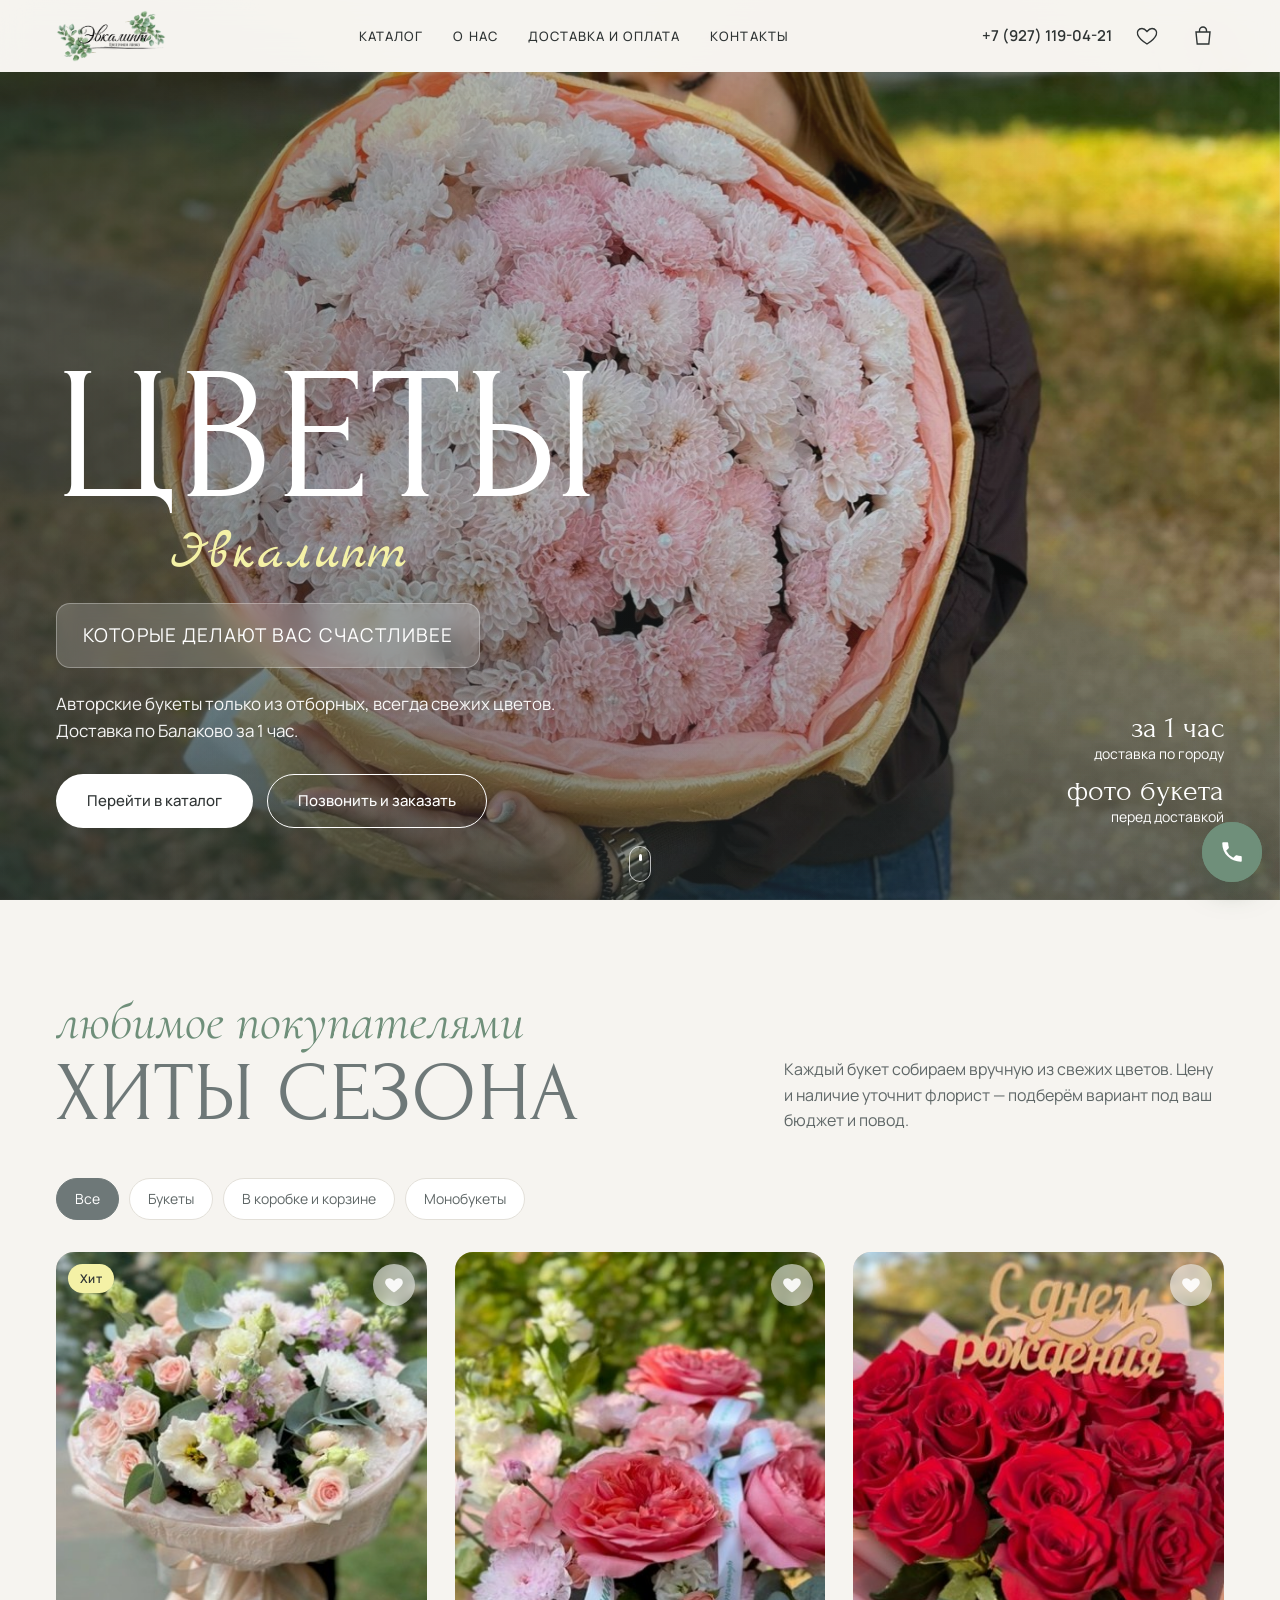
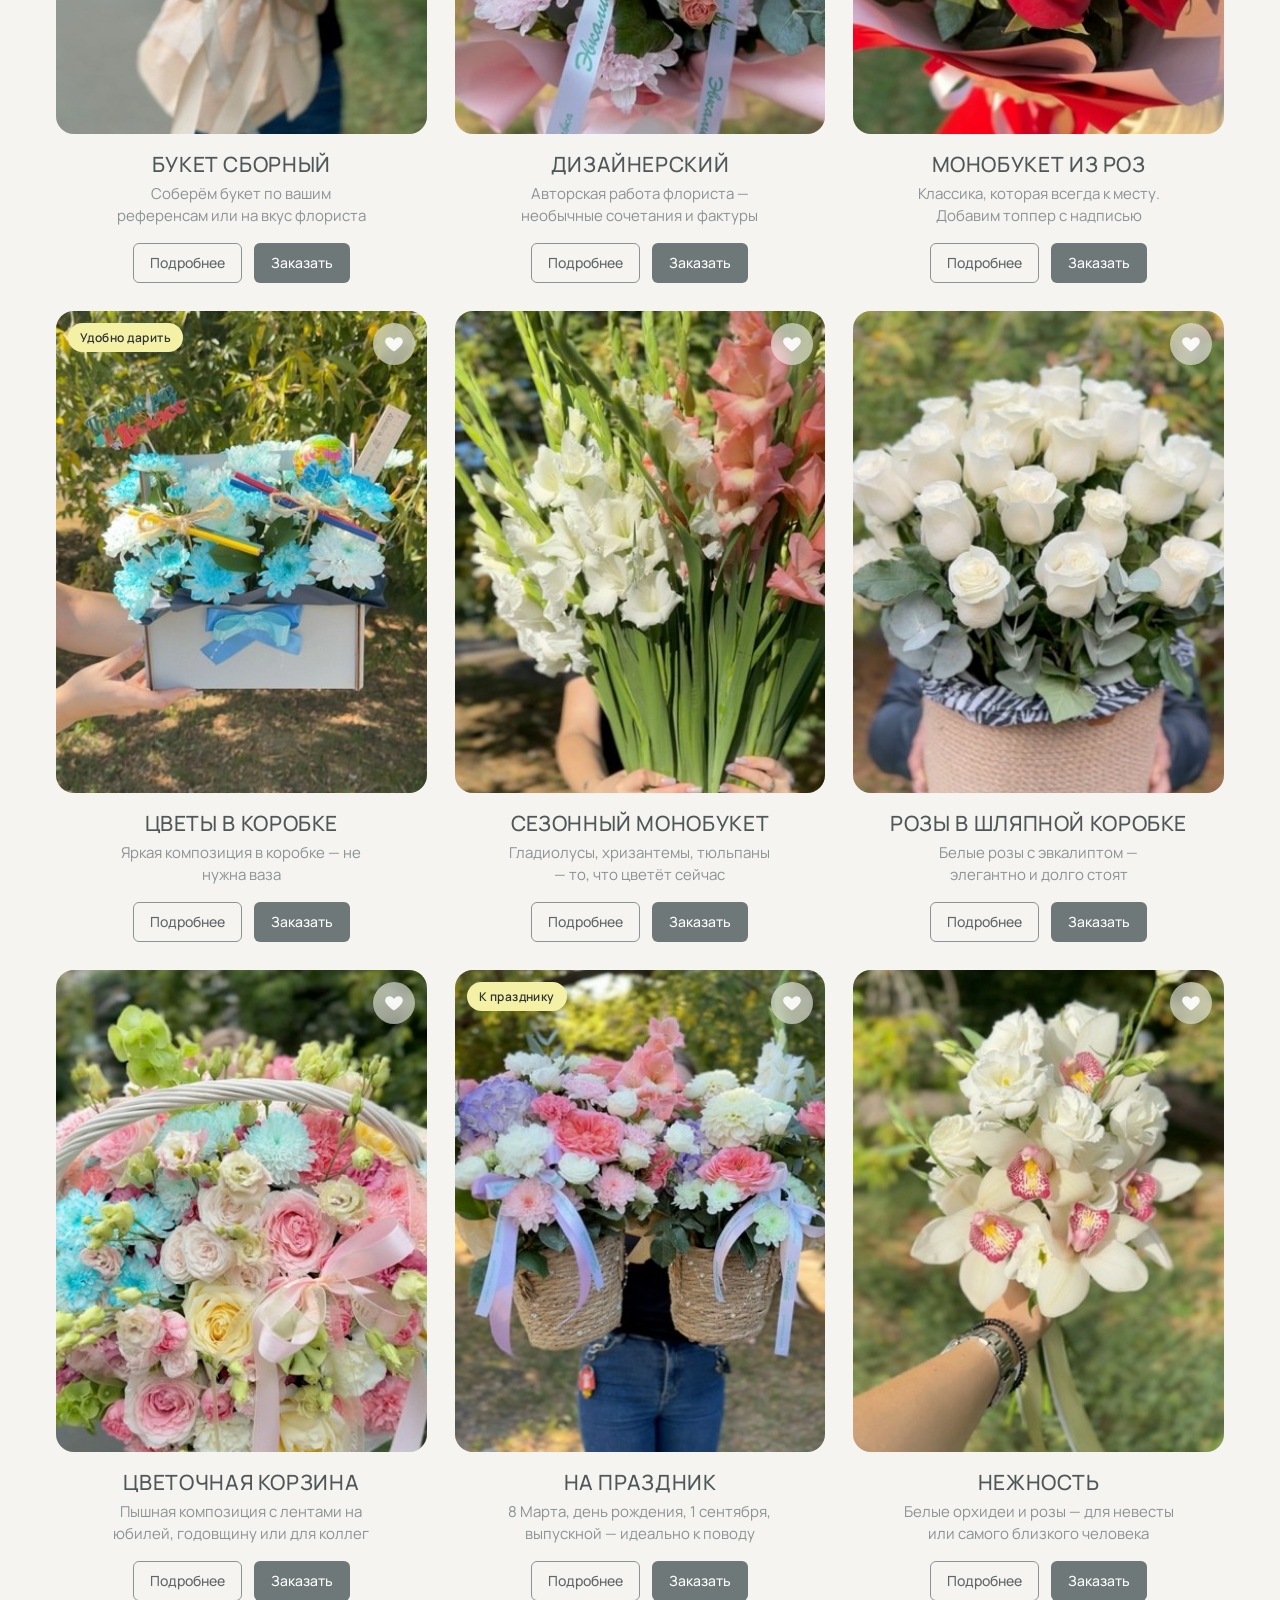
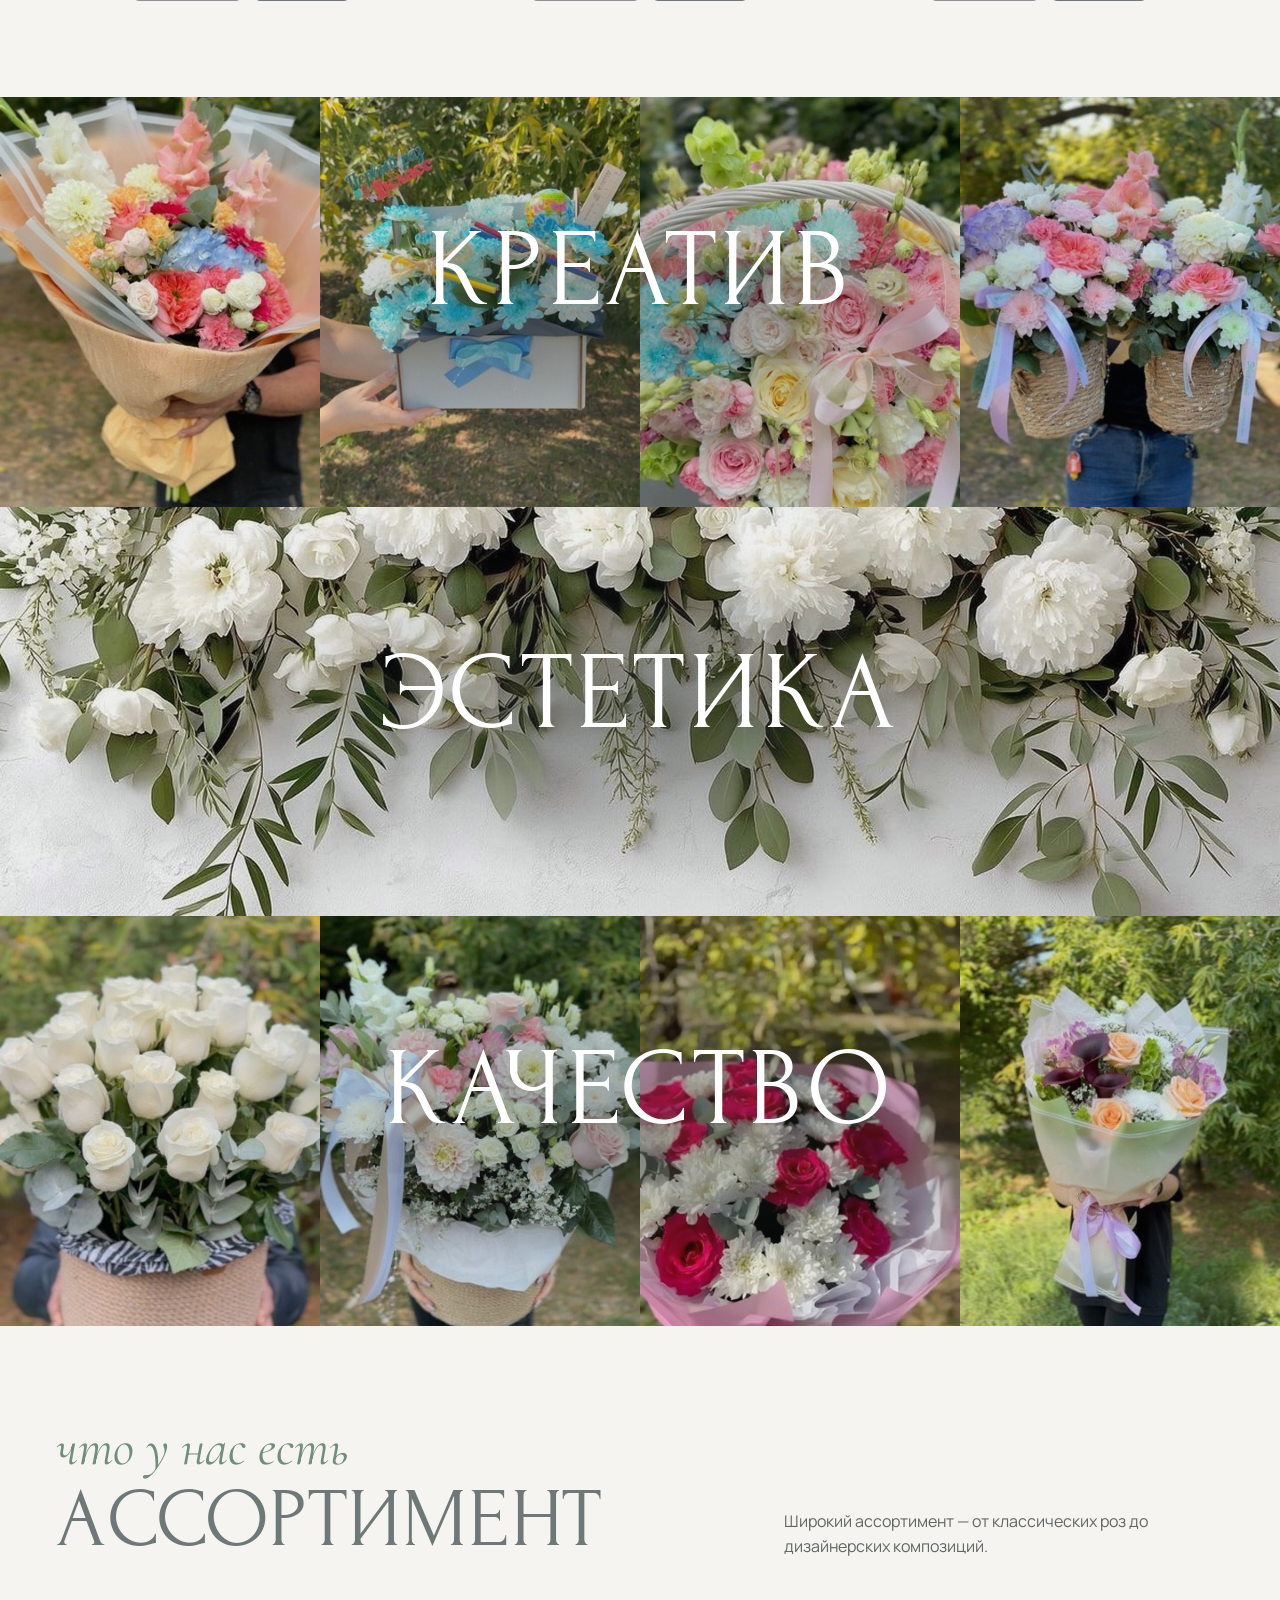
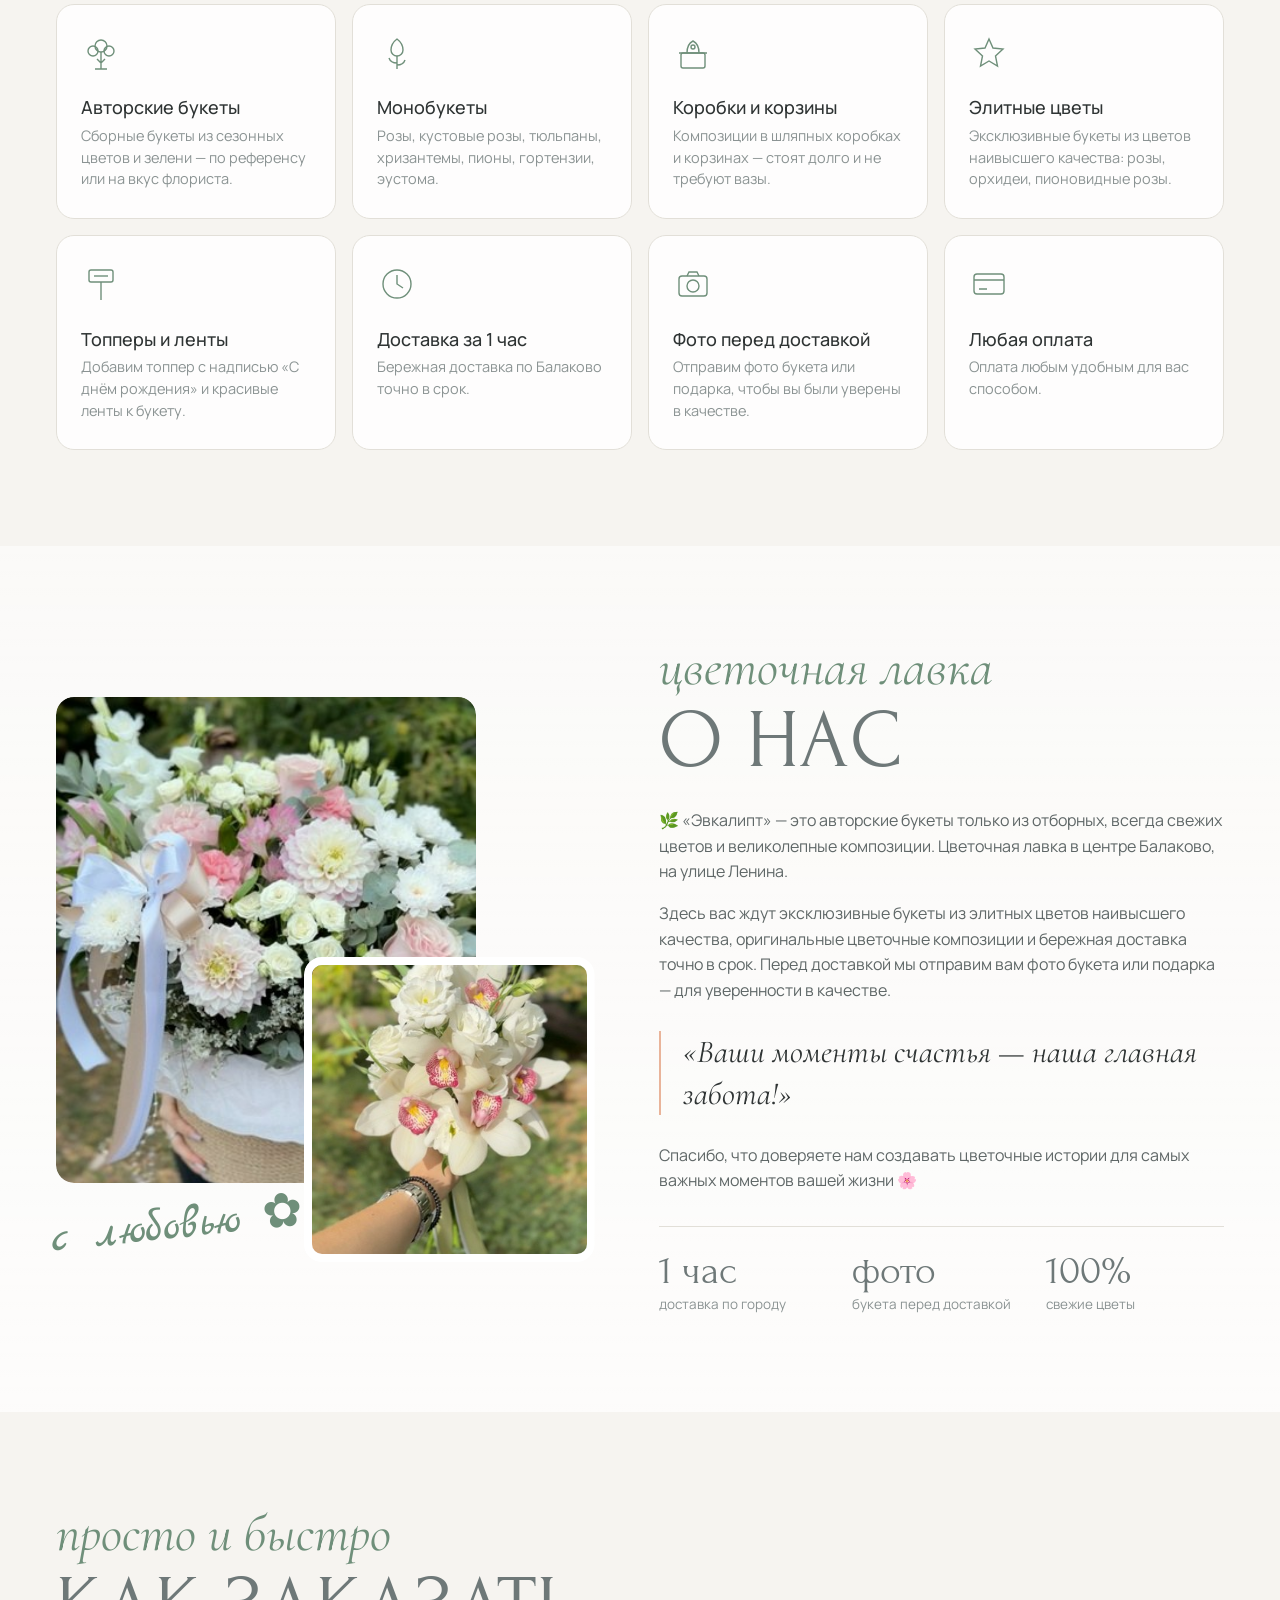
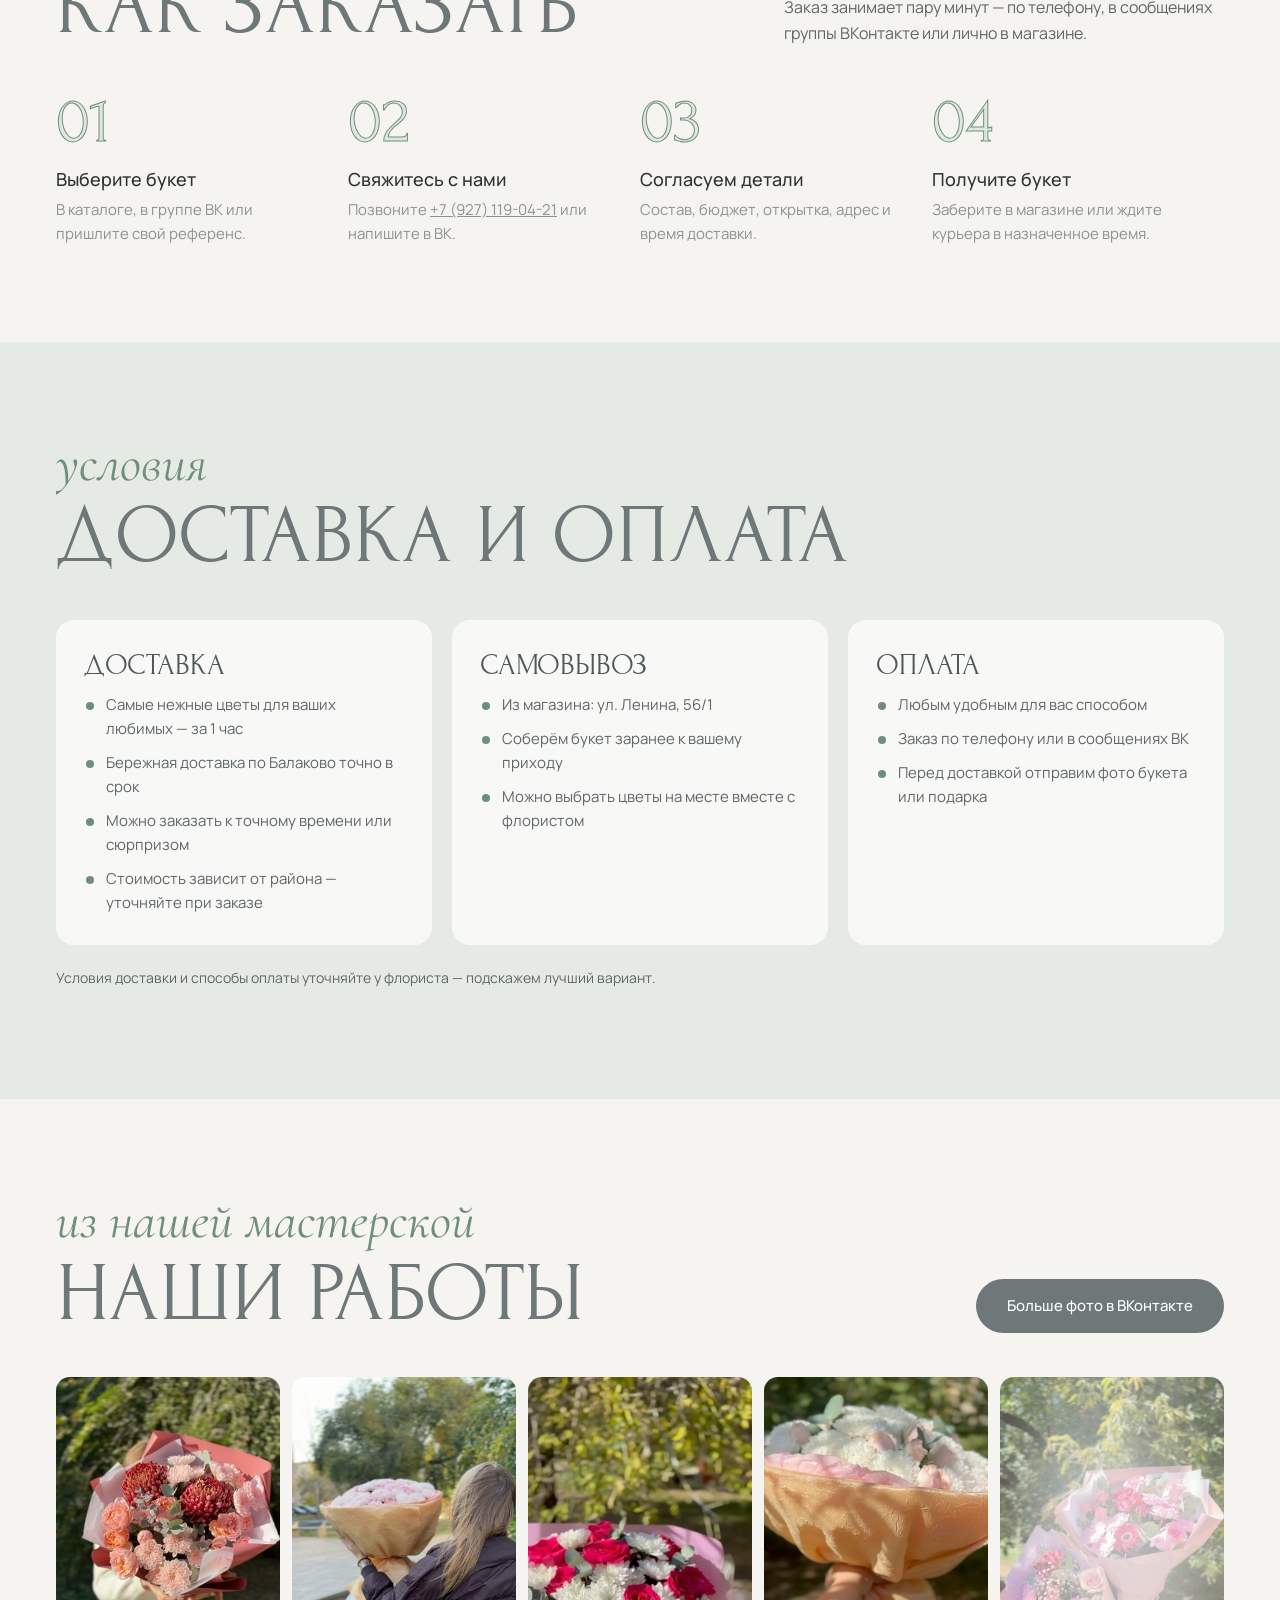
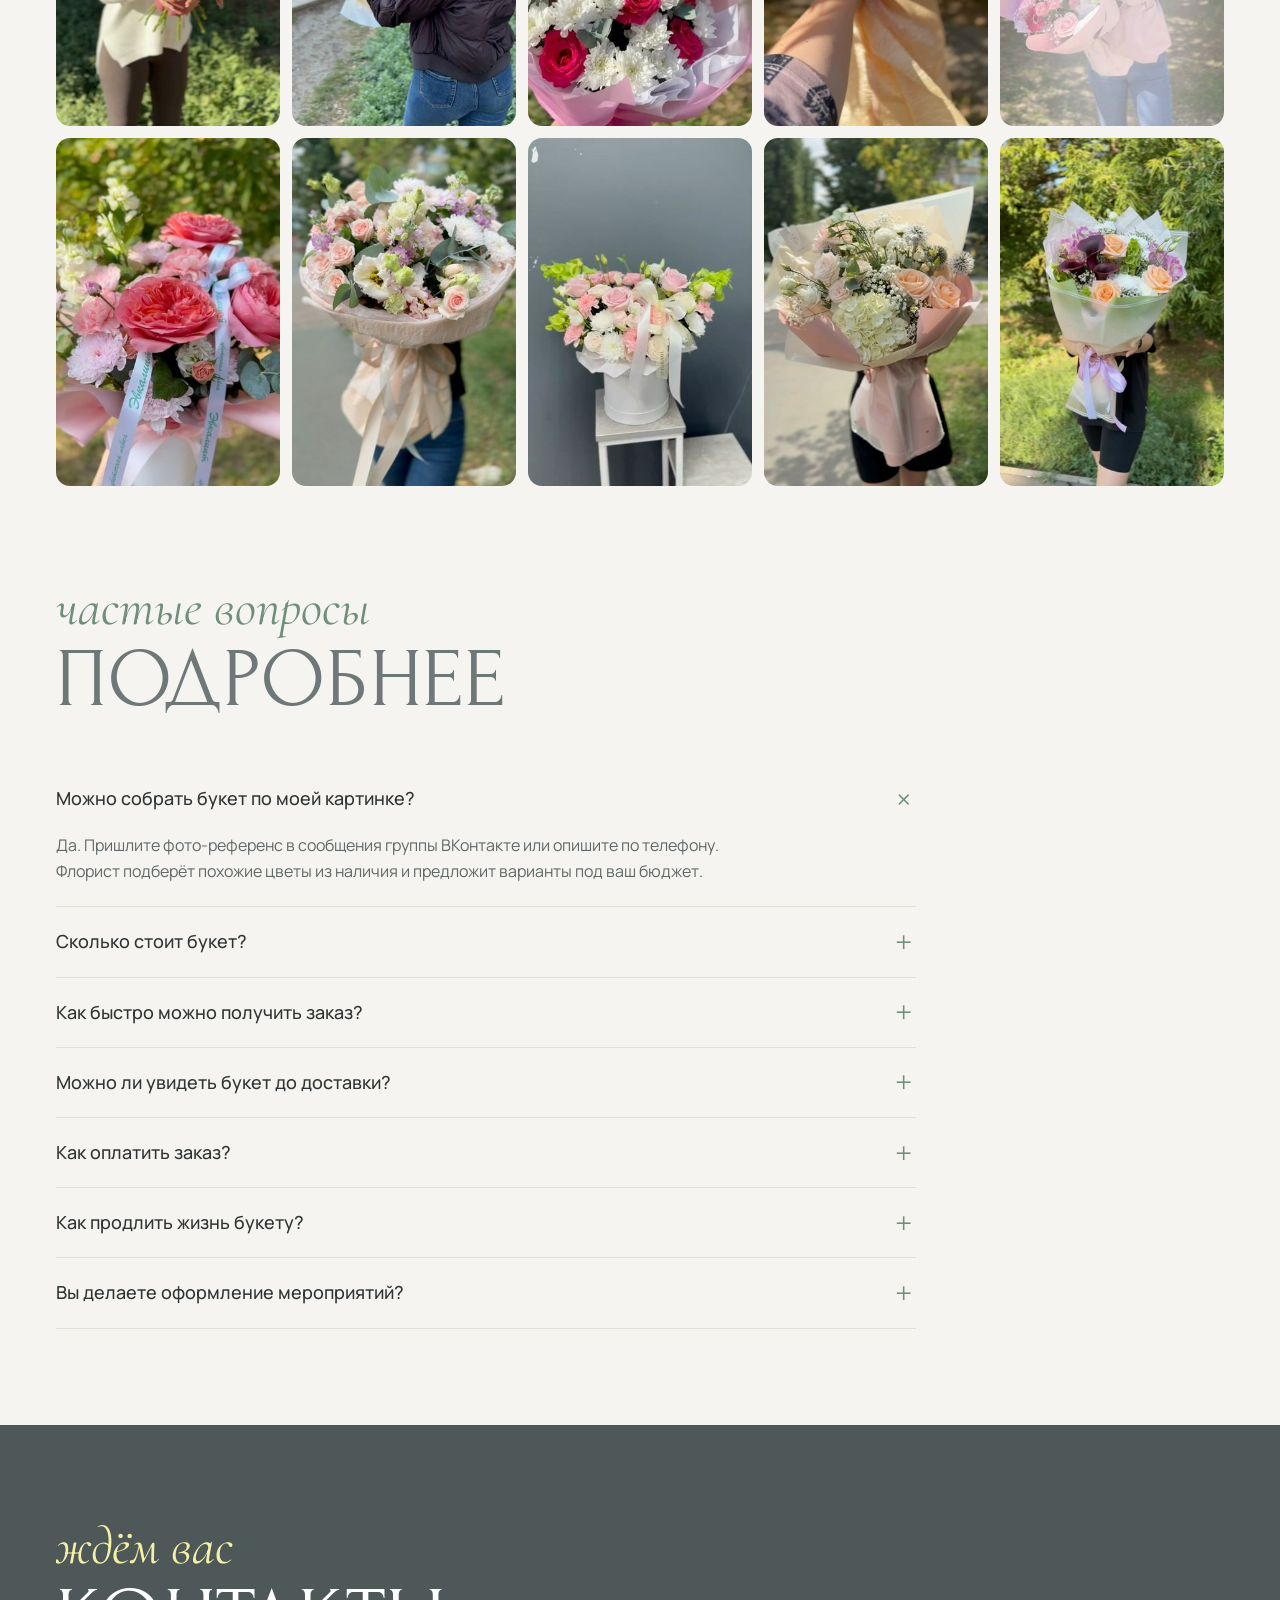
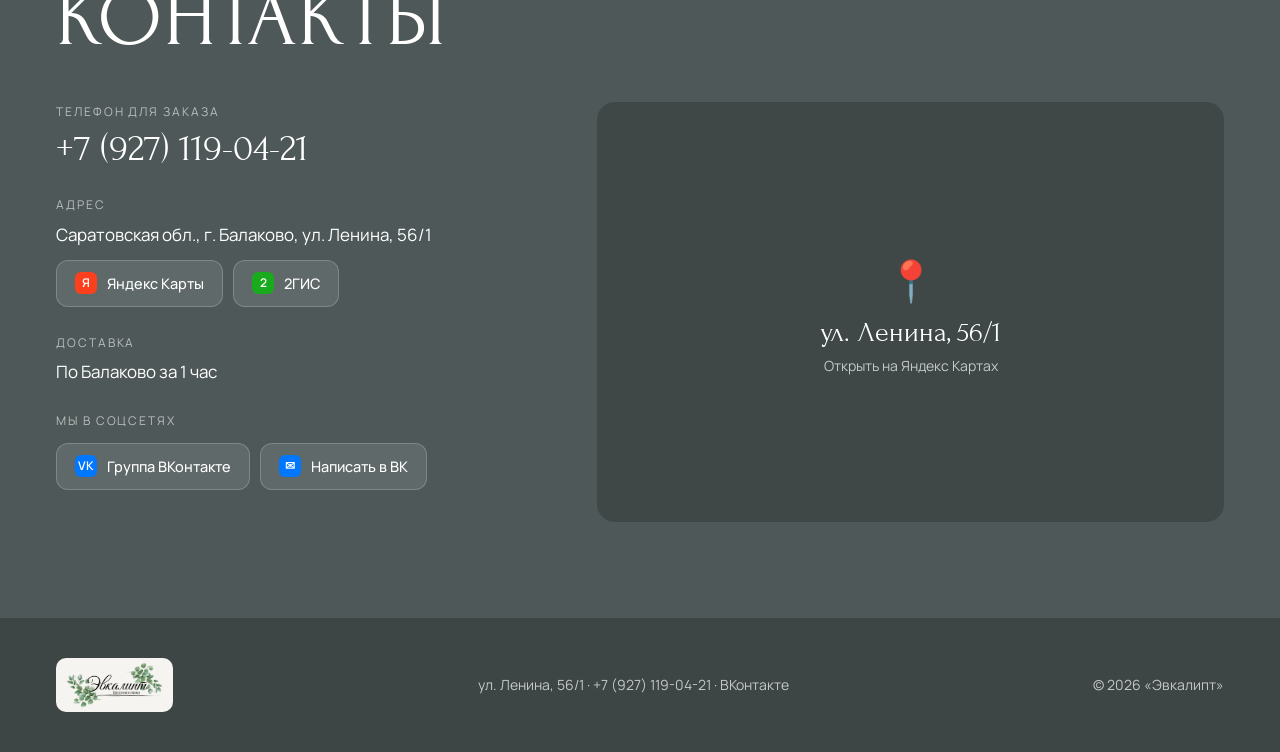
<file: index.html>
<!doctype html>
<html lang="ru">
<head>
<meta charset="utf-8">
<script>document.documentElement.classList.add("js")</script>
<meta name="viewport" content="width=device-width, initial-scale=1, viewport-fit=cover">
<title>Эвкалипт — цветочная лавка, Балаково</title>
<meta name="description" content="Цветочная лавка «Эвкалипт» в Балаково: авторские букеты из отборных свежих цветов, монобукеты, цветы в коробках и корзинах. Доставка за 1 час. ул. Ленина, 56/1.">
<meta property="og:title" content="Эвкалипт — цветы в Балаково">
<meta property="og:description" content="Авторские букеты и доставка цветов по Балаково. Заказ по телефону +7 (927) 119-04-21.">
<meta property="og:type" content="website">
<meta name="theme-color" content="#f6f4f0">
<link rel="icon" href="data:image/svg+xml,%3Csvg xmlns='http://www.w3.org/2000/svg' viewBox='0 0 64 64'%3E%3Cpath d='M32 58C32 36 22 22 8 14c18 0 30 12 24 44zm0 0c0-22 10-36 24-44-18 0-30 12-24 44z' fill='%236f8f7a'/%3E%3C/svg%3E">
<link rel="stylesheet" href="fonts/fonts.css">
<style>
/* ====== Тема ====== */
:root {
  --bg: #f6f4f0;
  --paper: #ffffff;
  --ink: #2f3434;
  --ink-2: #5f6767;
  --ink-3: #8b9393;
  --slate: #6e7878;        /* серо-графитовый, как кнопки в референсе */
  --slate-dark: #4f5858;
  --euca: #6f8f7a;         /* эвкалиптовый зелёный */
  --euca-soft: #dfe7e1;
  --peach: #e9b49a;
  --lemon: #f4f1a6;        /* «рукописный» жёлтый из второго референса */
  --line: #e2dfd8;
  --radius: 18px;
  --f-display: "Forum", "Cormorant Garamond", Georgia, serif;
  --f-serif: "Cormorant Garamond", Georgia, serif;
  --f-hand: "Marck Script", "Cormorant Garamond", cursive;
  --f-body: "Manrope", "Segoe UI", Arial, sans-serif;
  color-scheme: light;
}
* { box-sizing: border-box; }
html { scroll-behavior: smooth; scroll-padding-top: 80px; }
body { margin: 0; background: var(--bg); color: var(--ink); font: 400 16px/1.6 var(--f-body); -webkit-font-smoothing: antialiased; overflow-x: hidden; }
img { display: block; max-width: 100%; }
a { color: inherit; }
button { font: inherit; cursor: pointer; }
.wrap { max-width: 1200px; margin: 0 auto; padding: 0 max(16px, env(safe-area-inset-left)); }
.sr { position: absolute; width: 1px; height: 1px; overflow: hidden; clip: rect(0 0 0 0); }
:focus-visible { outline: 2px solid var(--euca); outline-offset: 3px; }

/* картинки-заглушки: если фото не загрузилось — мягкий градиент */
.ph { background: linear-gradient(135deg, #e9d3c6, #dfe7e1 55%, #c9d4cc); }
.ph img { width: 100%; height: 100%; object-fit: cover; }
img.broken { opacity: 0; }

/* ====== Кнопки ====== */
.btn { display: inline-flex; align-items: center; justify-content: center; gap: 8px; border-radius: 999px; padding: 14px 30px; border: 1px solid transparent; font-size: 15px; font-weight: 500; text-decoration: none; transition: .25s; white-space: nowrap; }
.btn-light { background: #fff; color: var(--ink); }
.btn-light:hover { background: var(--lemon); }
.btn-dark { background: var(--slate); color: #fff; }
.btn-dark:hover { background: var(--slate-dark); }
.btn-ghost { border-color: currentColor; color: inherit; background: transparent; }
.btn-ghost:hover { background: rgba(255,255,255,.15); }
.btn-sm { padding: 8px 16px; font-size: 14px; border-radius: 6px; }
.btn-outline { border-color: var(--ink-3); color: var(--ink-2); background: transparent; }
.btn-outline:hover { border-color: var(--ink); color: var(--ink); }

/* ====== Шапка ====== */
.top { position: fixed; inset: 0 0 auto; z-index: 50; transition: .3s; background: rgba(246,244,240,.94); backdrop-filter: blur(14px); -webkit-backdrop-filter: blur(14px); }
.top.scrolled { background: rgba(246,244,240,.88); backdrop-filter: blur(14px); -webkit-backdrop-filter: blur(14px); box-shadow: 0 1px 0 var(--line); }
.top .wrap { display: flex; align-items: center; gap: 24px; height: 72px; }
.logo { display: flex; align-items: center; gap: 10px; text-decoration: none; }
.logo svg { width: 30px; height: 30px; flex: none; }
.logo-img { height: 52px; width: auto; }
footer .logo-img { height: 46px; background: #f6f4f0; border-radius: 10px; padding: 4px 10px; box-sizing: content-box; }
.logo b { font: 400 30px/1 var(--f-hand); color: var(--euca); }
.logo small { display: block; font: 500 10px/1 var(--f-body); letter-spacing: .22em; text-transform: uppercase; color: var(--ink-3); margin-top: 3px; }
.nav { display: flex; gap: 30px; margin: 0 auto; }
.nav a { text-decoration: none; font-size: 13px; font-weight: 500; letter-spacing: .08em; text-transform: uppercase; color: var(--ink); position: relative; }
.nav a::after { content: ""; position: absolute; left: 0; right: 100%; bottom: -4px; height: 1px; background: currentColor; transition: .25s; }
.nav a:hover::after { right: 0; }
.nav a.nav-phone { display: none; }
.top-actions { display: flex; align-items: center; gap: 14px; }
.top-phone { text-decoration: none; font-weight: 600; font-size: 15px; white-space: nowrap; }
.icon-btn { position: relative; width: 42px; height: 42px; display: grid; place-items: center; border: 0; background: transparent; color: var(--ink); border-radius: 50%; }
.icon-btn:hover { background: rgba(0,0,0,.05); }
.icon-btn svg { width: 24px; height: 24px; }
.badge { position: absolute; top: 4px; right: 2px; min-width: 18px; height: 18px; padding: 0 5px; border-radius: 9px; background: var(--peach); color: #fff; font-size: 11px; font-weight: 600; display: none; place-items: center; }
.badge.on { display: grid; }
.burger { display: none; }

/* ====== Hero ====== */
.hero { position: relative; min-height: 100svh; margin-top: 72px; min-height: calc(100svh - 72px); display: flex; align-items: flex-end; padding: 120px 0 72px; color: #fff; isolation: isolate; overflow: hidden; }
.hero .bg { position: absolute; inset: 0; z-index: -2; }
.hero .bg img { object-position: 50% 68%; transform: scale(1.06); animation: heroZoom 18s ease-out forwards; }
@keyframes heroZoom { to { transform: scale(1); } }
.hero::after { content: ""; position: absolute; inset: 0; z-index: -1; background: linear-gradient(90deg, rgba(40,46,46,.62) 0%, rgba(40,46,46,.25) 55%, rgba(40,46,46,.05) 100%), linear-gradient(180deg, rgba(40,46,46,0) 50%, rgba(40,46,46,.45) 100%); }
.hero > .wrap { width: 100%; }
.hero-inner { display: grid; gap: 22px; max-width: 760px; }
.hero-kicker { font: 400 clamp(34px, 4.6vw, 54px)/1 var(--f-hand); color: var(--lemon); margin: -14px 0 0 clamp(40px, 9vw, 150px); }
.hero-kicker { animation: write 1.6s .9s cubic-bezier(.6,.1,.3,1) both; }
@keyframes write { from { clip-path: inset(0 100% 0 0); } to { clip-path: inset(0 -5% 0 0); } }
.split span { display: inline-block; animation: letter .9s cubic-bezier(.2,.7,.2,1) both; animation-delay: calc(var(--i) * 90ms + .15s); }
@keyframes letter { from { opacity: 0; transform: translateY(.35em) rotate(4deg); filter: blur(8px); } }
.hero-glass, .hero-inner > p, .hero-cta { animation: up .9s 1.4s ease both; }
.hero-inner > p { animation-delay: 1.55s; } .hero-cta { animation-delay: 1.7s; }
@keyframes up { from { opacity: 0; transform: translateY(16px); } }
.hero h1 { margin: 0; font: 400 clamp(76px, 15vw, 190px)/.85 var(--f-display); letter-spacing: .02em; text-transform: uppercase; }
.hero-glass { display: inline-block; padding: 16px 26px; background: rgba(255,255,255,.18); border: 1px solid rgba(255,255,255,.3); backdrop-filter: blur(10px); -webkit-backdrop-filter: blur(10px); border-radius: 14px; font-size: clamp(15px, 1.6vw, 19px); letter-spacing: .06em; text-transform: uppercase; width: fit-content; max-width: 100%; }
.hero-cta { display: flex; gap: 14px; flex-wrap: wrap; margin-top: 8px; }
.hero-facts { position: absolute; right: max(16px, calc((100vw - 1200px) / 2 + 16px)); bottom: 72px; display: grid; gap: 10px; text-align: right; font-size: 14px; }
.hero-facts span { display: block; font: 400 30px/1 var(--f-display); }
.scroll-hint { position: absolute; left: 50%; bottom: 18px; translate: -50% 0; width: 22px; height: 36px; border: 1.5px solid rgba(255,255,255,.7); border-radius: 12px; }
.scroll-hint::after { content: ""; position: absolute; left: 50%; top: 7px; width: 3px; height: 7px; margin-left: -1.5px; border-radius: 2px; background: #fff; animation: hint 1.8s infinite; }
@keyframes hint { 0% { opacity: 0; transform: translateY(0); } 40% { opacity: 1; } 100% { opacity: 0; transform: translateY(10px); } }


/* ====== Секции ====== */
section { padding: 96px 0; }
.sec-head { display: flex; align-items: flex-end; justify-content: space-between; gap: 24px; flex-wrap: wrap; margin-bottom: 44px; }
.sec-title { margin: 0; font: 400 clamp(44px, 7vw, 84px)/.95 var(--f-display); text-transform: uppercase; color: var(--slate); letter-spacing: .01em; }
.sec-title em { font: italic 400 .62em/1 var(--f-serif); text-transform: none; color: var(--euca); display: block; margin-bottom: 6px; letter-spacing: 0; }
.sec-lead { max-width: 440px; margin: 0; color: var(--ink-2); }

/* ====== Каталог ====== */
.filters { display: flex; gap: 10px; flex-wrap: wrap; margin-bottom: 32px; }
.chip { border: 1px solid var(--line); background: var(--paper); color: var(--ink-2); padding: 9px 18px; border-radius: 999px; font-size: 14px; transition: .2s; }
.chip:hover { border-color: var(--ink-3); }
.chip.on { background: var(--slate); color: #fff; border-color: var(--slate); }
.grid { display: grid; grid-template-columns: repeat(3, minmax(0, 1fr)); gap: 28px; }
.card { text-align: center; display: flex; flex-direction: column; }
.card[hidden] { display: none; }
.card .ph { position: relative; aspect-ratio: 4/5.2; border-radius: var(--radius); overflow: hidden; }
.card .ph img { object-position: 50% 40%; transition: transform .8s cubic-bezier(.2,.7,.2,1); }
.card:hover .ph img { transform: scale(1.05); }
.fav { position: absolute; top: 12px; right: 12px; width: 42px; height: 42px; border-radius: 50%; border: 0; background: rgba(255,255,255,.55); backdrop-filter: blur(6px); -webkit-backdrop-filter: blur(6px); display: grid; place-items: center; color: #fff; transition: .2s; }
.fav svg { width: 22px; height: 22px; fill: rgba(255,255,255,.9); stroke: none; transition: .2s; }
.fav:hover { background: rgba(255,255,255,.8); }
.fav.on svg { fill: #e07f6b; }
.tag { position: absolute; left: 12px; top: 12px; background: var(--lemon); color: var(--ink); font-size: 12px; font-weight: 600; padding: 5px 12px; border-radius: 999px; letter-spacing: .04em; }
.card h3 { margin: 18px 0 6px; font: 500 21px/1.2 var(--f-body); text-transform: uppercase; letter-spacing: .03em; color: var(--slate-dark); }
.card p { margin: 0 auto 16px; color: var(--ink-3); font-size: 15px; max-width: 30ch; line-height: 1.45; flex: 1; }
.card .acts { display: flex; gap: 12px; justify-content: center; }

/* ====== Ленты-баннеры (Креатив / Эстетика / Качество) ====== */
.bands { padding: 0; }
.band { position: relative; height: clamp(260px, 32vw, 480px); display: grid; place-items: center; overflow: hidden; color: #fff; isolation: isolate; }
.band .ph { position: absolute; inset: 0; z-index: -2; }
.band .strip { position: absolute; inset: 0; z-index: -2; display: grid; grid-template-columns: repeat(4, minmax(0, 1fr)); grid-template-rows: 100%; }
.band .strip img { min-height: 0; }
.band .strip img { width: 100%; height: 100%; object-fit: cover; transition: transform 1.2s ease; }
.band:hover .strip img { transform: scale(1.06); }
.band-light::after { background: rgba(60,66,66,.45); }
.band .ph img { transition: transform 1.2s ease; }
.band::after { content: ""; position: absolute; inset: 0; z-index: -1; background: radial-gradient(ellipse 45% 55% at 50% 50%, rgba(40,46,46,.45), rgba(40,46,46,.08) 75%); transition: .5s; }
.band:hover::after { background: rgba(60,66,66,.5); }
.band:hover .ph img { transform: scale(1.06); }
.band-txt { text-align: center; padding: 0 16px; }
.band h3 { margin: 0; font: 400 clamp(46px, 9vw, 110px)/1 var(--f-display); text-transform: uppercase; letter-spacing: .04em; }
.band p { margin: 10px auto 0; max-width: 560px; font-size: 16px; opacity: 0; transform: translateY(10px); transition: .5s; }
.band:hover p, .band:focus-within p { opacity: 1; transform: none; }
@media (hover: none) { .band p { opacity: 1; transform: none; } }

/* ====== Ассортимент ====== */
.assort { display: grid; grid-template-columns: repeat(4, minmax(0, 1fr)); gap: 16px; }
.assort-item { background: var(--paper); border-radius: var(--radius); padding: 28px 24px; border: 1px solid var(--line); transition: .3s; }
.assort-item:hover { transform: translateY(-4px); box-shadow: 0 18px 40px -24px rgba(47,52,52,.35); }
.assort-item svg { width: 40px; height: 40px; color: var(--euca); margin-bottom: 16px; }
.assort-item h4 { margin: 0 0 6px; font: 500 18px/1.25 var(--f-body); }
.assort-item p { margin: 0; color: var(--ink-3); font-size: 14.5px; line-height: 1.5; }

/* ====== О нас ====== */
.about { background: linear-gradient(180deg, rgba(255,255,255,.55), rgba(255,255,255,.75)); }
.about-grid { display: grid; grid-template-columns: minmax(0, 1fr) minmax(0, 1.05fr); gap: 64px; align-items: center; }
.about-pics { position: relative; aspect-ratio: 1/1.05; }
.about-pics .ph { position: absolute; border-radius: var(--radius); overflow: hidden; }
.about-pics .p1 { inset: 0 22% 14% 0; }
.about-pics .p2 { inset: 46% 0 0 46%; border: 8px solid #fff; }
.about-pics .hand { position: absolute; left: -6px; bottom: 2%; font: 400 clamp(34px, 4vw, 48px)/1 var(--f-hand); color: var(--euca); transform: rotate(-6deg); }
.about-text p { color: var(--ink-2); margin: 0 0 16px; }
.about-text .quote { font: italic 400 clamp(24px, 2.6vw, 32px)/1.3 var(--f-serif); color: var(--ink); margin: 28px 0; padding-left: 22px; border-left: 2px solid var(--peach); }
.stats { display: grid; grid-template-columns: repeat(3, minmax(0, 1fr)); gap: 16px; margin-top: 32px; border-top: 1px solid var(--line); padding-top: 24px; }
.stats b { display: block; font: 400 40px/1 var(--f-display); color: var(--slate); }
.stats span { font-size: 13.5px; color: var(--ink-3); }

/* ====== Как заказать ====== */
.steps { display: grid; grid-template-columns: repeat(4, minmax(0, 1fr)); gap: 0; counter-reset: s; }
.step { padding: 0 24px 0 0; position: relative; }
.step::before { counter-increment: s; content: "0" counter(s); display: block; font: 400 64px/1 var(--f-display); color: var(--euca-soft); -webkit-text-stroke: 1px var(--euca); margin-bottom: 14px; }
.step h4 { margin: 0 0 6px; font: 500 18px/1.3 var(--f-body); }
.step p { margin: 0; color: var(--ink-3); font-size: 15px; }

/* ====== Доставка ====== */
.delivery { background: rgba(223,231,225,.72); }
.deliv-grid { display: grid; grid-template-columns: repeat(3, minmax(0, 1fr)); gap: 20px; }
.deliv-card { background: rgba(255,255,255,.7); border-radius: var(--radius); padding: 30px 28px; }
.deliv-card h4 { margin: 0 0 12px; font: 400 30px/1.05 var(--f-display); text-transform: uppercase; color: var(--slate-dark); }
.deliv-card ul { margin: 0; padding: 0; list-style: none; display: grid; gap: 10px; color: var(--ink-2); font-size: 15px; }
.deliv-card li { padding-left: 22px; position: relative; }
.deliv-card li::before { content: ""; position: absolute; left: 2px; top: .62em; width: 8px; height: 8px; border-radius: 50%; background: var(--euca); }
.note { margin-top: 22px; font-size: 14px; color: var(--ink-2); }

/* ====== Галерея ====== */
.gallery { display: grid; grid-template-columns: repeat(5, minmax(0, 1fr)); gap: 12px; }
.gallery .ph { border-radius: 14px; overflow: hidden; aspect-ratio: 9/14; }
.gallery .ph img { transition: transform .8s; }
.gallery .ph:hover img { transform: scale(1.05); }

/* ====== FAQ ====== */
.faq { max-width: 860px; }
.faq details { border-bottom: 1px solid var(--line); }
.faq summary { list-style: none; cursor: pointer; padding: 22px 44px 22px 0; position: relative; font: 500 18px/1.4 var(--f-body); }
.faq summary::-webkit-details-marker { display: none; }
.faq summary::after { content: "+"; position: absolute; right: 4px; top: 50%; translate: 0 -50%; font: 300 30px/1 var(--f-body); color: var(--euca); transition: .25s; }
.faq details[open] summary::after { transform: rotate(45deg); }
.faq details p { margin: 0 0 22px; color: var(--ink-2); max-width: 70ch; }

/* ====== Контакты ====== */
.contacts { background: var(--slate-dark); color: #fff; }
.contacts .sec-title { color: #fff; }
.contacts .sec-title em { color: var(--lemon); }
.contact-grid { display: grid; grid-template-columns: minmax(0, 1fr) minmax(0, 1.25fr); gap: 40px; align-items: stretch; }
.c-list { display: grid; gap: 26px; align-content: start; }
.c-item small { display: block; font-size: 12px; letter-spacing: .16em; text-transform: uppercase; opacity: .6; margin-bottom: 6px; }
.c-item .big { font: 400 clamp(28px, 3.2vw, 38px)/1.1 var(--f-display); text-decoration: none; color: #fff; }
.c-item .big:hover { color: var(--lemon); }
.c-item p { margin: 0; font-size: 17px; }
.map-btns { display: flex; gap: 10px; flex-wrap: wrap; margin-top: 12px; }
.map-btn { display: inline-flex; align-items: center; gap: 10px; padding: 11px 18px; border-radius: 12px; background: rgba(255,255,255,.1); border: 1px solid rgba(255,255,255,.2); text-decoration: none; font-size: 14.5px; font-weight: 500; transition: .2s; color: #fff; }
.map-btn:hover { background: rgba(255,255,255,.2); }
.map-btn i { width: 22px; height: 22px; border-radius: 6px; display: grid; place-items: center; font: 700 12px/1 var(--f-body); font-style: normal; color: #fff; flex: none; }
.map-btn .ya { background: #fc3f1d; }
.map-btn .gis { background: #19aa1e; }
.map-btn .vk { background: #0077ff; }
.map-frame { border-radius: var(--radius); overflow: hidden; min-height: 420px; background: #3f4747; position: relative; }
.map-frame iframe { position: absolute; inset: 0; width: 100%; height: 100%; border: 0; }
.map-fallback { position: absolute; inset: 0; display: grid; place-content: center; justify-items: center; gap: 6px; text-decoration: none; color: #fff; text-align: center; padding: 20px; }
.map-fallback span { font-size: 40px; }
.map-fallback b { font: 400 28px/1.1 var(--f-display); }
.map-fallback small { opacity: .7; font-size: 14px; }

/* ====== Подвал ====== */
footer { background: #3d4545; color: rgba(255,255,255,.7); padding: 40px 0 calc(40px + env(safe-area-inset-bottom)); font-size: 14px; }
footer .wrap { display: flex; justify-content: space-between; gap: 20px; flex-wrap: wrap; align-items: center; }
footer .logo b { color: var(--lemon); }
footer .logo small { color: rgba(255,255,255,.5); }
footer a { text-decoration: none; }
footer a:hover { color: #fff; }

/* ====== Плавающая кнопка звонка ====== */
.fab { position: fixed; right: 18px; bottom: calc(18px + env(safe-area-inset-bottom)); z-index: 40; width: 60px; height: 60px; border-radius: 50%; background: var(--euca); color: #fff; display: grid; place-items: center; box-shadow: 0 12px 30px -8px rgba(47,80,60,.55); text-decoration: none; }
.fab::before { content: ""; position: absolute; inset: 0; border-radius: 50%; border: 2px solid var(--euca); animation: pulse 2.2s infinite; }
.fab svg { width: 26px; height: 26px; }
@keyframes pulse { from { transform: scale(1); opacity: .8; } to { transform: scale(1.6); opacity: 0; } }

/* ====== Окно заказа ====== */
.modal { position: fixed; inset: 0; z-index: 100; display: none; place-items: center; padding: 16px; background: rgba(30,34,34,.55); backdrop-filter: blur(4px); -webkit-backdrop-filter: blur(4px); }
.modal.open { display: grid; animation: fade .25s; }
@keyframes fade { from { opacity: 0; } }
.modal-box { background: var(--bg); border-radius: 22px; width: min(480px, 100%); max-height: calc(100svh - 32px); overflow: auto; padding: 34px 30px 30px; position: relative; text-align: center; }
.modal-box h3 { margin: 0 0 6px; font: 400 40px/1 var(--f-display); text-transform: uppercase; color: var(--slate); }
.modal-box .what { font: italic 400 22px/1.3 var(--f-serif); color: var(--euca); margin: 0 0 14px; }
.modal-box p { color: var(--ink-2); margin: 0 0 20px; font-size: 15px; }
.modal-box .tel { display: block; font: 400 34px/1 var(--f-display); text-decoration: none; margin-bottom: 20px; color: var(--ink); }
.modal-box .row { display: grid; gap: 10px; }
.modal-box .row .btn { width: 100%; }
.x { position: absolute; top: 12px; right: 12px; width: 40px; height: 40px; border: 0; background: transparent; font-size: 28px; line-height: 1; color: var(--ink-3); border-radius: 50%; }
.x:hover { background: rgba(0,0,0,.06); color: var(--ink); }
.fav-list { text-align: left; margin: 0 0 20px; padding: 0; list-style: none; display: grid; gap: 8px; }
.fav-list li { display: flex; justify-content: space-between; gap: 10px; align-items: center; background: var(--paper); border-radius: 10px; padding: 10px 14px; }
.fav-list button { border: 0; background: none; color: var(--ink-3); font-size: 20px; }

/* ====== Появление при скролле ====== */
.js .rv { opacity: 0; transform: translateY(26px); transition: opacity .8s ease, transform .8s ease; }
.js .rv.in { opacity: 1; transform: none; }
@media (prefers-reduced-motion: reduce) {
  *, *::before, *::after { animation: none !important; transition: none !important; }
  .js .rv { opacity: 1; transform: none; }
}


/* ====== Живой фон: цветы и лепестки ====== */
main > section:not(.hero):not(.bands):not(.contacts) { position: relative; isolation: isolate; }
main > section > .wrap { position: relative; z-index: 2; }
.petals { position: fixed; inset: 0; z-index: 0; pointer-events: none; overflow: hidden; }
main, footer { position: relative; z-index: 1; }
.petal { position: absolute; top: -12vh; left: 0; width: var(--s); height: var(--s); opacity: var(--o); animation: fall var(--t) linear var(--dl) infinite; will-change: transform; }
.petal svg { width: 100%; height: 100%; animation: spin var(--t2) ease-in-out infinite alternate; }
.blob { position: absolute; width: var(--s); height: var(--s); border-radius: 50%; background: radial-gradient(circle at 45% 45%, var(--c) 0%, transparent 70%); background: radial-gradient(circle at 45% 45%, var(--c) 0%, color-mix(in srgb, var(--c) 40%, transparent) 38%, transparent 70%); opacity: var(--o); animation: blob var(--t) ease-in-out var(--dl) infinite alternate; }
@keyframes blob { 0% { transform: translate(0, 0) scale(1); } 50% { transform: translate(var(--dx), calc(var(--dy) * -1)) scale(1.18); } 100% { transform: translate(calc(var(--dx) * -1), var(--dy)) scale(.9); } }
.drift { position: absolute; width: var(--s); height: var(--s); opacity: var(--o); animation: drift var(--t) ease-in-out var(--dl) infinite alternate; }
.drift svg { width: 100%; height: 100%; overflow: visible; }
@keyframes drift { from { transform: translate(0, 0) rotate(var(--r0)); } to { transform: translate(var(--dx), var(--dy)) rotate(var(--r1)); } }
.spark { position: absolute; width: var(--s); height: var(--s); border-radius: 50%; background: radial-gradient(circle, #fff7d6 0%, #f1d58e 45%, transparent 70%); animation: twinkle var(--t) ease-in-out var(--dl) infinite; }
.spark.star { border-radius: 0; background: none; }
.spark.star::before { content: "✦"; position: absolute; inset: 0; display: grid; place-items: center; color: #e8c97a; font-size: var(--s); line-height: 1; }
@keyframes twinkle { 0%, 100% { opacity: 0; transform: scale(.4); } 50% { opacity: .9; transform: scale(1); } }
.fly { position: absolute; top: var(--y); left: 0; width: var(--s); height: var(--s); animation: flyX var(--t) linear var(--dl) infinite; opacity: .92; }
.fly i { display: block; width: 100%; height: 100%; animation: flyY var(--w) ease-in-out infinite alternate; }
.fly svg { width: 100%; height: 100%; overflow: visible; }
@keyframes flyX { from { transform: translateX(-14vw); } to { transform: translateX(114vw); } }
@keyframes flyY { 0% { transform: translateY(calc(var(--a) * -1)) rotate(70deg); } 100% { transform: translateY(var(--a)) rotate(110deg); } }
.fly .wing-l, .fly .wing-r { transform-box: view-box; transform-origin: 0 0; animation: flap .28s ease-in-out infinite alternate; }
.fly .wing-r { animation-name: flapR; }
@keyframes flap { to { transform: scaleX(.25); } }
@keyframes flapR { to { transform: scaleX(.25); } }
@keyframes fall { from { transform: translate3d(var(--x0), 0, 0); } to { transform: translate3d(var(--x1), 125vh, 0); } }
@keyframes spin { from { transform: rotate(-40deg) scale(.9); } to { transform: rotate(220deg) scale(1.05); } }

.bloom { position: absolute; z-index: 1; width: clamp(170px, 24vw, 360px); aspect-ratio: 1; pointer-events: none; }
.bloom.tr { top: 0; right: 0; }
.bloom.tl { top: 0; left: 0; transform: scaleX(-1); }
.bloom.br { bottom: 0; right: 0; transform: scaleY(-1); }
.bloom.bl { bottom: 0; left: 0; transform: scale(-1); }
.bloom svg { width: 100%; height: 100%; overflow: visible; }
.bloom .part { transform-origin: 300px 0; animation: grow 1.8s cubic-bezier(.2,.8,.2,1) both; animation-delay: calc(var(--d) + .3s); }
@keyframes grow { from { transform: scale(0) rotate(-25deg); opacity: 0; } }
.js .bloom .part { animation: none; transform: scale(0) rotate(-25deg); opacity: 0; transition: transform 1.6s cubic-bezier(.2,.8,.2,1), opacity 1s ease; transition-delay: var(--d); }
.js .bloom.on .part { transform: none; opacity: 1; }
.bloom .sway { transform-origin: 300px 0; animation: sway 7s ease-in-out infinite alternate; animation-delay: var(--sd, 0s); }
@keyframes sway { from { transform: rotate(-2.5deg); } to { transform: rotate(2.5deg); } }
.bloom .bob { transform-box: fill-box; transform-origin: center; animation: bob 5s ease-in-out infinite alternate; animation-delay: var(--sd, 0s); }
@keyframes bob { from { transform: rotate(-6deg) scale(.97); } to { transform: rotate(6deg) scale(1.03); } }

/* ====== Дополнительные эффекты ====== */
.card .ph { transition: transform .5s cubic-bezier(.2,.7,.2,1), box-shadow .5s; }
.card:hover .ph { transform: translateY(-6px); box-shadow: 0 26px 50px -28px rgba(47,52,52,.55); }
.card .ph::after { content: ""; position: absolute; inset: 0; background: linear-gradient(115deg, transparent 35%, rgba(255,255,255,.45) 50%, transparent 65%); transform: translateX(-120%); transition: transform 1s ease; pointer-events: none; }
.card:hover .ph::after { transform: translateX(120%); }
.btn-dark, .btn-light { position: relative; overflow: hidden; }
.btn-dark::after, .btn-light::after { content: ""; position: absolute; top: 0; bottom: 0; width: 40%; left: -60%; background: linear-gradient(90deg, transparent, rgba(255,255,255,.45), transparent); transform: skewX(-20deg); transition: left .7s ease; }
.btn-dark:hover::after, .btn-light:hover::after { left: 130%; }
.sec-title { overflow: hidden; }
.rv .sec-title em, .sec-head.rv .sec-title em { transition: opacity 1s .1s, transform 1s .1s; }
.js .sec-head.rv:not(.in) .sec-title em { opacity: 0; transform: translateX(-24px); }
.ph.reveal { clip-path: inset(0 0 100% 0 round var(--radius)); transition: clip-path 1.2s cubic-bezier(.7,0,.2,1); }
.in .ph.reveal, .ph.reveal.in { clip-path: inset(0 0 0 0 round var(--radius)); }
.gallery .ph { transition: transform .5s, box-shadow .5s; }
.gallery .ph:hover { transform: translateY(-6px) rotate(-1deg); box-shadow: 0 22px 40px -24px rgba(47,52,52,.5); }
.assort-item { background: rgba(255,255,255,.82); backdrop-filter: blur(4px); -webkit-backdrop-filter: blur(4px); }
.assort-item svg { transition: transform .6s cubic-bezier(.2,.7,.2,1); }
.assort-item:hover svg { transform: rotate(-12deg) scale(1.12); }
.hero .bg { will-change: transform; }
@media (max-width: 560px) { .bloom { width: 170px; } }
@media (prefers-reduced-motion: reduce) { .petals { display: none; } .bloom .part { transform: none; opacity: 1; } .split span, .hero-kicker, .hero-glass, .hero-inner > p, .hero-cta { opacity: 1; clip-path: none; filter: none; transform: none; } }

/* ====== Адаптив ====== */
@media (max-width: 1080px) {
  .top-phone { display: none; }
  .assort { grid-template-columns: repeat(2, minmax(0, 1fr)); }
  .steps { grid-template-columns: repeat(2, minmax(0, 1fr)); row-gap: 36px; }
}
@media (max-width: 900px) {
  .nav { position: fixed; inset: 72px 0 auto; flex-direction: column; gap: 0; background: var(--bg); padding: 8px 16px 20px; box-shadow: 0 20px 30px -20px rgba(0,0,0,.25); transform: translateY(-120%); transition: .35s; z-index: -1; margin: 0; }
  .nav.open { transform: none; }
  .nav a { padding: 16px 4px; border-bottom: 1px solid var(--line); font-size: 15px; }
  .nav a::after { display: none; }
  .top-actions { margin-left: auto; }
  .burger { display: grid; }
  .nav a.nav-phone { display: block; border-bottom: 0; margin-top: 10px; text-align: center; background: var(--euca); color: #fff; border-radius: 999px; padding: 14px; font-size: 17px; letter-spacing: .02em; }
  .grid { grid-template-columns: repeat(2, minmax(0, 1fr)); gap: 22px; }
  .about-grid, .contact-grid { grid-template-columns: minmax(0, 1fr); gap: 44px; }
  .deliv-grid { grid-template-columns: minmax(0, 1fr); }
  .gallery { grid-template-columns: repeat(3, minmax(0, 1fr)); }
  .band .strip { grid-template-columns: repeat(2, minmax(0, 1fr)); }
  .band .strip img:nth-child(n+3) { display: none; }
  .hero-facts { display: none; }
  section { padding: 72px 0; }
}
@media (max-width: 560px) {
  .grid { grid-template-columns: minmax(0, 1fr); }
  .assort { grid-template-columns: minmax(0, 1fr); }
  .steps { grid-template-columns: minmax(0, 1fr); }
  .stats b { font-size: 32px; }
  .card .acts .btn { flex: 1; }
  .hero { padding-bottom: 64px; }
  .hero-cta .btn { flex: 1 1 100%; }
  .logo-img { height: 44px; }
  .gallery { grid-template-columns: repeat(2, minmax(0, 1fr)); }
  .map-frame { min-height: 340px; }
}

/* ====== Мобильная версия — как на компьютере, но компактно ====== */
@media (max-width: 600px) {
  section { padding: 60px 0; }
  .sec-head { margin-bottom: 26px; gap: 14px; }
  .sec-title { font-size: clamp(40px, 12vw, 54px); }
  .sec-lead { font-size: 15px; }

  /* Главный экран */
  .hero { padding: 96px 0 40px; align-items: flex-end; }
  .hero .bg img { object-position: 50% 80%; }
  .hero::after { background: linear-gradient(180deg, rgba(40,46,46,.45) 0%, rgba(40,46,46,.05) 26%, rgba(40,46,46,.15) 45%, rgba(40,46,46,.72) 100%); }
  .hero h1 { font-size: 27vw; line-height: .82; }
  .hero-kicker { font-size: 11vw; margin: -2vw 0 0 22vw; }
  .hero-inner { gap: 16px; }
  .hero-glass { font-size: 13px; padding: 12px 16px; letter-spacing: .05em; }
  .hero-inner > p { font-size: 15px !important; }
  .hero-cta { gap: 10px; }
  .hero-cta .btn { padding: 13px 18px; }
  .hero-facts { display: grid; position: absolute; top: 18px; right: 16px; bottom: auto; gap: 8px; font-size: 11px; text-align: right; }
  .hero-facts > div { background: rgba(255,255,255,.18); border: 1px solid rgba(255,255,255,.3); backdrop-filter: blur(8px); -webkit-backdrop-filter: blur(8px); border-radius: 12px; padding: 8px 12px; }
  .hero-facts span { font-size: 19px; }
  .scroll-hint { display: none; }

  /* Каталог: 2 колонки, как сетка на компьютере */
  .filters { flex-wrap: nowrap; overflow-x: auto; margin: 0 -16px 22px; padding: 0 16px 4px; scrollbar-width: none; }
  .filters::-webkit-scrollbar { display: none; }
  .chip { flex: none; padding: 8px 14px; font-size: 13px; }
  .grid { grid-template-columns: repeat(2, minmax(0, 1fr)); gap: 22px 12px; }
  .card .ph { border-radius: 14px; aspect-ratio: 4/5.4; }
  .card h3 { font-size: 13.5px; margin: 12px 0 4px; letter-spacing: .02em; }
  .card p { font-size: 12px; margin-bottom: 10px; }
  .card .acts { flex-direction: column; gap: 6px; }
  .card .acts .btn { width: 100%; padding: 7px 8px; font-size: 12.5px; }
  .fav { width: 34px; height: 34px; top: 8px; right: 8px; }
  .fav svg { width: 18px; height: 18px; }
  .tag { font-size: 10.5px; padding: 4px 9px; left: 8px; top: 8px; }

  /* Ленты */
  .band { height: 240px; }
  .band h3 { font-size: 15vw; }
  .band p { font-size: 13.5px; max-width: 300px; }

  /* Ассортимент: 2 колонки */
  .assort { grid-template-columns: repeat(2, minmax(0, 1fr)); gap: 10px; }
  .assort-item { padding: 16px 14px; border-radius: 14px; }
  .assort-item svg { width: 30px; height: 30px; margin-bottom: 10px; }
  .assort-item h4 { font-size: 14.5px; }
  .assort-item p { font-size: 12.5px; }

  /* О нас */
  .about-grid { gap: 30px; }
  .about-pics .hand { font-size: 30px; }
  .about-text .quote { font-size: 22px; margin: 20px 0; }
  .stats b { font-size: 26px; }
  .stats span { font-size: 12px; }

  /* Как заказать: 2 колонки */
  .steps { grid-template-columns: repeat(2, minmax(0, 1fr)); gap: 26px 14px; }
  .step { padding: 0; }
  .step::before { font-size: 44px; margin-bottom: 8px; }
  .step h4 { font-size: 15px; }
  .step p { font-size: 13px; }

  /* Доставка */
  .deliv-grid { gap: 12px; }
  .deliv-card { padding: 22px 20px; }
  .deliv-card h4 { font-size: 26px; }
  .deliv-card ul { font-size: 14px; }

  /* Галерея: 3 колонки */
  .gallery { grid-template-columns: repeat(3, minmax(0, 1fr)); gap: 6px; }
  .gallery .ph { border-radius: 10px; }
  .gallery .ph:nth-child(10) { display: none; }
  #works .sec-head .btn { padding: 11px 18px; font-size: 14px; }

  /* FAQ и контакты */
  .faq summary { font-size: 16px; padding: 18px 40px 18px 0; }
  .c-list { gap: 20px; }
  .map-frame { min-height: 300px; }
  .fab { width: 54px; height: 54px; right: 14px; }
}
</style>
</head>
<body>
<svg width="0" height="0" style="position:absolute" aria-hidden="true">
  <defs>
    <radialGradient id="gPink" cx="50%" cy="80%" r="80%"><stop offset="0" stop-color="#e98f8a"/><stop offset=".55" stop-color="#f4bdb5"/><stop offset="1" stop-color="#fbe3dc"/></radialGradient>
    <radialGradient id="gPeach" cx="50%" cy="80%" r="80%"><stop offset="0" stop-color="#eba57f"/><stop offset=".6" stop-color="#f7cdb2"/><stop offset="1" stop-color="#fde9dc"/></radialGradient>
    <radialGradient id="gWhite" cx="50%" cy="85%" r="85%"><stop offset="0" stop-color="#e3e2d6"/><stop offset=".5" stop-color="#f7f5ee"/><stop offset="1" stop-color="#ffffff"/></radialGradient>
    <linearGradient id="gLeaf" x1="0" y1="0" x2="1" y2="1"><stop offset="0" stop-color="#a9c0b0"/><stop offset="1" stop-color="#5f8370"/></linearGradient>
    <linearGradient id="gLeaf2" x1="0" y1="0" x2="1" y2="1"><stop offset="0" stop-color="#c3d3c7"/><stop offset="1" stop-color="#7f9e8c"/></linearGradient>
    <g id="petalP"><path d="M0 0C-9-10-10-26 0-34 10-26 9-10 0 0z" fill="url(#gPink)"/></g>
    <g id="petalW"><path d="M0 0C-10-9-12-27 0-36 12-27 10-9 0 0z" fill="url(#gWhite)" stroke="#d9d6c8" stroke-width=".6"/></g>
    <g id="petalO"><path d="M0 0C-9-10-10-26 0-34 10-26 9-10 0 0z" fill="url(#gPeach)"/></g>
    <g id="flP"><use href="#petalP"/><use href="#petalP" transform="rotate(72)"/><use href="#petalP" transform="rotate(144)"/><use href="#petalP" transform="rotate(216)"/><use href="#petalP" transform="rotate(288)"/><circle r="6" fill="#f3d27a"/><g fill="#b86a3c"><circle cx="-3" cy="-2" r="1.3"/><circle cx="3" cy="-1" r="1.3"/><circle cx="0" cy="3" r="1.3"/></g></g>
    <g id="flO"><use href="#petalO"/><use href="#petalO" transform="rotate(72)"/><use href="#petalO" transform="rotate(144)"/><use href="#petalO" transform="rotate(216)"/><use href="#petalO" transform="rotate(288)"/><circle r="6" fill="#f0cf6d"/></g>
    <g id="flW"><use href="#petalW"/><use href="#petalW" transform="rotate(60)"/><use href="#petalW" transform="rotate(120)"/><use href="#petalW" transform="rotate(180)"/><use href="#petalW" transform="rotate(240)"/><use href="#petalW" transform="rotate(300)"/><circle r="7" fill="#e9d48a"/><circle r="3" fill="#6f8f7a"/></g>
    <g id="leafE"><path d="M0 0c-6-6-6-16 0-22 6 6 6 16 0 22z" fill="url(#gLeaf)" opacity=".9"/></g>
    <g id="leafR"><ellipse rx="10" ry="8" fill="url(#gLeaf2)" opacity=".9"/></g>
    <g id="leafL"><path d="M0 0C10-14 30-24 58-26 38-14 18-6 0 0z" fill="url(#gLeaf)" opacity=".85"/></g>
    <g id="leafL2"><path d="M0 0C6-10 18-16 34-16 24-8 12-3 0 0z" fill="url(#gLeaf2)" opacity=".9"/></g>
    <g id="sprig"><path d="M0 40C0 10 2-10 6-38" stroke="#7d9a88" stroke-width="1.6" fill="none"/>
      <use href="#leafR" x="-8" y="22"/><use href="#leafR" x="9" y="12"/><use href="#leafR" x="-6" y="0"/><use href="#leafR" x="11" y="-12"/><use href="#leafR" x="-3" y="-24"/><use href="#leafR" x="8" y="-34" transform="scale(.8)"/></g>
    <g id="spray"><path d="M0 38C-2 10 4-14 14-36M2 6C-10-6-18-16-22-30M4-6C14-14 22-18 30-20" stroke="#8aa595" stroke-width="1.3" fill="none"/>
      <use href="#flP" transform="translate(14 -36) scale(.45)"/><use href="#flW" transform="translate(-22 -30) scale(.4)"/><use href="#flO" transform="translate(30 -20) scale(.35)"/>
      <use href="#leafL2" transform="translate(0 18) rotate(-150)"/><use href="#leafL2" transform="translate(1 10) rotate(-30)"/></g>
    <g id="lineArt" fill="none" stroke="#6f8f7a" stroke-width="1.1" stroke-linecap="round">
      <path d="M0 40C2 10 0-12-4-38"/><path d="M1 28c-10-2-16-8-18-16 9 0 15 6 18 16zM1 28c9-4 14-10 15-18-8 2-13 8-15 18zM0 10c-9-3-14-9-15-17 8 1 13 7 15 17zM0 10c8-4 13-10 13-18-7 2-12 8-13 18zM-2-8c-8-3-12-9-12-16 7 1 11 7 12 16zM-2-8c7-4 11-10 11-17-6 2-10 8-11 17z"/>
      <circle cx="-4" cy="-38" r="2.5"/></g>
    <g id="bfly"><g class="wing-l"><path d="M0 0C-6-14-22-20-26-10-28-2-16 4 0 0z" fill="#f2b8ae"/><path d="M0 0C-8 4-18 10-16 18-12 22-4 14 0 0z" fill="#f7d3c6"/></g>
      <g class="wing-r"><path d="M0 0C6-14 22-20 26-10 28-2 16 4 0 0z" fill="#f2b8ae"/><path d="M0 0C8 4 18 10 16 18 12 22 4 14 0 0z" fill="#f7d3c6"/></g>
      <path d="M0-8V14" stroke="#6b5a4e" stroke-width="2.2" stroke-linecap="round"/><path d="M0-8c-2-5-5-8-8-9M0-8c2-5 5-8 8-9" stroke="#6b5a4e" stroke-width=".9" fill="none"/></g>
  </defs>
</svg>
<div class="petals" id="petals" aria-hidden="true">
  <div class="blob" style="--c:#f6cfc6;--s:51.1vmax;--o:0.5;left:46.8vw;top:-8.1vh;--dx:7.2vw;--dy:6.2vh;--t:18.7s;--dl:-15.2s"></div>
  <div class="blob" style="--c:#cfdcd2;--s:43vmax;--o:0.6;left:-8.4vw;top:-6.4vh;--dx:6.5vw;--dy:9vh;--t:19.5s;--dl:-6.7s"></div>
  <div class="blob" style="--c:#f9dcc6;--s:59.6vmax;--o:0.7;left:39.8vw;top:22.7vh;--dx:9.9vw;--dy:4.3vh;--t:28.3s;--dl:-8.7s"></div>
  <div class="blob" style="--c:#e7d9ee;--s:46vmax;--o:0.5;left:14.3vw;top:62.5vh;--dx:5.1vw;--dy:7.5vh;--t:25.7s;--dl:-11.2s"></div>
  <div class="blob" style="--c:#d9e6dc;--s:57.3vmax;--o:0.5;left:-9.3vw;top:4.6vh;--dx:8.1vw;--dy:6.6vh;--t:21.8s;--dl:-17.6s"></div>
  <div class="blob" style="--c:#fbe3dc;--s:54.7vmax;--o:0.6;left:60.5vw;top:51.4vh;--dx:5.5vw;--dy:7.4vh;--t:24.3s;--dl:-26.3s"></div>
  <div class="drift" style="--s:clamp(80px,10.2vw,164px);--o:0.3;left:2.9vw;top:66.1vh;--dx:-2.8vw;--dy:-0.1vh;--r0:18.4deg;--r1:-4.7deg;--t:20.7s;--dl:-15.3s"><svg viewBox="-40 -40 80 80"><use href="#lineArt"/></svg></div>
  <div class="drift" style="--s:clamp(80px,12.5vw,134px);--o:0.6;left:16.7vw;top:51.6vh;--dx:-0.4vw;--dy:4.1vh;--r0:5.8deg;--r1:28.1deg;--t:18.7s;--dl:-13.3s"><svg viewBox="-40 -40 80 80"><use href="#sprig"/></svg></div>
  <div class="drift" style="--s:clamp(80px,11.8vw,149px);--o:0.6;left:30.8vw;top:27.3vh;--dx:-0.9vw;--dy:2vh;--r0:-35.1deg;--r1:-59deg;--t:18.6s;--dl:-3.4s"><svg viewBox="-40 -40 80 80"><use href="#spray"/></svg></div>
  <div class="drift" style="--s:clamp(80px,9.2vw,154px);--o:0.3;left:39.2vw;top:36.1vh;--dx:3vw;--dy:-5vh;--r0:-30.6deg;--r1:-33.2deg;--t:19.5s;--dl:-17.7s"><svg viewBox="-40 -40 80 80"><use href="#lineArt"/></svg></div>
  <div class="drift" style="--s:clamp(80px,12.5vw,132px);--o:0.5;left:52.5vw;top:76.5vh;--dx:3.7vw;--dy:-4.2vh;--r0:25.5deg;--r1:9.4deg;--t:16.3s;--dl:-4.7s"><svg viewBox="-40 -40 80 80"><use href="#sprig"/></svg></div>
  <div class="drift" style="--s:clamp(80px,11.4vw,131px);--o:0.4;left:65.4vw;top:34.3vh;--dx:0.5vw;--dy:5.4vh;--r0:-1.2deg;--r1:8.3deg;--t:19.2s;--dl:-12.4s"><svg viewBox="-40 -40 80 80"><use href="#spray"/></svg></div>
  <div class="drift" style="--s:clamp(80px,9.2vw,160px);--o:0.4;left:81.1vw;top:69.4vh;--dx:-0.9vw;--dy:-1.2vh;--r0:14.1deg;--r1:-5.7deg;--t:20.3s;--dl:-1.2s"><svg viewBox="-40 -40 80 80"><use href="#lineArt"/></svg></div>
  <div class="drift" style="--s:clamp(80px,9.8vw,127px);--o:0.5;left:87.9vw;top:4vh;--dx:-2.8vw;--dy:-4.8vh;--r0:-34.6deg;--r1:-41.4deg;--t:14.3s;--dl:-17.5s"><svg viewBox="-40 -40 80 80"><use href="#spray"/></svg></div>
  <div class="spark star" style="--s:10.9px;left:14.9vw;top:25.2vh;--t:3.7s;--dl:-2.2s"></div>
  <div class="spark" style="--s:7px;left:84.9vw;top:99.3vh;--t:4.1s;--dl:-2.9s"></div>
  <div class="spark" style="--s:6.7px;left:10.2vw;top:34.3vh;--t:3.4s;--dl:-5s"></div>
  <div class="spark star" style="--s:7.3px;left:2.3vw;top:95.1vh;--t:4.3s;--dl:-0.9s"></div>
  <div class="spark" style="--s:10.3px;left:2.7vw;top:52.8vh;--t:5.9s;--dl:-5.2s"></div>
  <div class="spark" style="--s:11.6px;left:26.1vw;top:36.7vh;--t:3.1s;--dl:-4.6s"></div>
  <div class="spark star" style="--s:10.3px;left:77.9vw;top:33vh;--t:3.3s;--dl:-4.9s"></div>
  <div class="spark" style="--s:13.9px;left:85.3vw;top:80.6vh;--t:5.4s;--dl:-4.4s"></div>
  <div class="spark" style="--s:7.8px;left:51.8vw;top:35.6vh;--t:2.6s;--dl:-0.2s"></div>
  <div class="spark star" style="--s:8.2px;left:25.9vw;top:69.3vh;--t:5.8s;--dl:-2.7s"></div>
  <div class="spark" style="--s:13.5px;left:98.8vw;top:95.5vh;--t:3.8s;--dl:-1.3s"></div>
  <div class="spark" style="--s:7.8px;left:19.7vw;top:20.4vh;--t:4.7s;--dl:-5.4s"></div>
  <div class="spark star" style="--s:12.7px;left:47.9vw;top:65.3vh;--t:5.3s;--dl:-0.5s"></div>
  <div class="spark" style="--s:11.3px;left:91vw;top:78.2vh;--t:5.1s;--dl:-2.9s"></div>
  <div class="spark" style="--s:7.4px;left:78.9vw;top:33.3vh;--t:5.3s;--dl:-5.8s"></div>
  <div class="spark star" style="--s:9.2px;left:40.1vw;top:94.7vh;--t:5s;--dl:-1s"></div>
  <div class="spark" style="--s:7px;left:15.1vw;top:90.5vh;--t:5.3s;--dl:-0.9s"></div>
  <div class="spark" style="--s:12.6px;left:98vw;top:65.7vh;--t:3.7s;--dl:-3.3s"></div>
  <div class="spark star" style="--s:7px;left:1.4vw;top:97.1vh;--t:4.8s;--dl:-3.2s"></div>
  <div class="spark" style="--s:13.5px;left:43.4vw;top:87.2vh;--t:5.4s;--dl:-1.3s"></div>
  <div class="spark" style="--s:8px;left:29.3vw;top:24.1vh;--t:4.6s;--dl:-1.6s"></div>
  <div class="spark star" style="--s:9.4px;left:13.1vw;top:91vh;--t:3.7s;--dl:-2.7s"></div>
  <div class="spark" style="--s:10.7px;left:90.4vw;top:42.1vh;--t:5.7s;--dl:-3s"></div>
  <div class="spark" style="--s:10.3px;left:52.4vw;top:1.9vh;--t:4s;--dl:-1.1s"></div>
  <div class="spark star" style="--s:6px;left:79.9vw;top:17.2vh;--t:4.2s;--dl:-4.4s"></div>
  <div class="spark" style="--s:10.5px;left:32.6vw;top:51.8vh;--t:4.4s;--dl:-4.7s"></div>
  <div class="spark" style="--s:6.8px;left:56vw;top:24.8vh;--t:3.5s;--dl:-4.6s"></div>
  <div class="spark star" style="--s:10.1px;left:56.2vw;top:76vh;--t:5.7s;--dl:-2.7s"></div>
  <div class="spark" style="--s:10.9px;left:50.6vw;top:51.2vh;--t:4.9s;--dl:-2.7s"></div>
  <div class="spark" style="--s:10.3px;left:47.8vw;top:94.2vh;--t:4.9s;--dl:-5.3s"></div>
  <div class="petal" style="--s:clamp(47px,6.6vw,98px);--o:0.9;--x0:94.2vw;--x1:88.6vw;--t:22.2s;--t2:7.7s;--dl:-2.9s"><svg viewBox="-40 -40 80 80"><use href="#flP"/></svg></div>
  <div class="petal" style="--s:clamp(44px,6.8vw,95px);--o:0.9;--x0:24.1vw;--x1:19vw;--t:32.9s;--t2:9s;--dl:-5.7s"><svg viewBox="-40 -40 80 80"><use href="#flW"/></svg></div>
  <div class="petal" style="--s:clamp(55px,5.9vw,99px);--o:0.7;--x0:88.3vw;--x1:93.9vw;--t:37.8s;--t2:10s;--dl:-6.5s"><svg viewBox="-40 -40 80 80"><use href="#flO"/></svg></div>
  <div class="petal" style="--s:clamp(29px,3.3vw,43px);--o:0.7;--x0:43.2vw;--x1:56.3vw;--t:20.4s;--t2:8.3s;--dl:-17.6s"><svg viewBox="-40 -40 80 80"><use href="#petalP"/></svg></div>
  <div class="petal" style="--s:clamp(27px,3.6vw,47px);--o:0.6;--x0:1.8vw;--x1:23.3vw;--t:34.2s;--t2:10.8s;--dl:-4.2s"><svg viewBox="-40 -40 80 80"><use href="#leafL2"/></svg></div>
  <div class="petal" style="--s:clamp(26px,3.8vw,44px);--o:0.6;--x0:26.6vw;--x1:30.1vw;--t:36.4s;--t2:9.9s;--dl:-10.3s"><svg viewBox="-40 -40 80 80"><use href="#petalW"/></svg></div>
  <div class="petal" style="--s:clamp(55px,6.6vw,94px);--o:0.6;--x0:14.9vw;--x1:6.8vw;--t:32.4s;--t2:7.6s;--dl:-2.9s"><svg viewBox="-40 -40 80 80"><use href="#flP"/></svg></div>
  <div class="petal" style="--s:clamp(29px,3.8vw,42px);--o:0.9;--x0:93.8vw;--x1:86vw;--t:35.5s;--t2:7.7s;--dl:-13.6s"><svg viewBox="-40 -40 80 80"><use href="#leafE"/></svg></div>
  <div class="petal" style="--s:clamp(55px,6vw,82px);--o:0.8;--x0:55.3vw;--x1:52.9vw;--t:22s;--t2:6s;--dl:-2s"><svg viewBox="-40 -40 80 80"><use href="#flW"/></svg></div>
  <div class="petal" style="--s:clamp(27px,3.3vw,49px);--o:0.7;--x0:20.2vw;--x1:26.2vw;--t:23.2s;--t2:7.1s;--dl:-0.7s"><svg viewBox="-40 -40 80 80"><use href="#petalO"/></svg></div>
  <div class="petal" style="--s:clamp(26px,3.7vw,47px);--o:0.7;--x0:25vw;--x1:30.2vw;--t:36.8s;--t2:5.6s;--dl:-32.8s"><svg viewBox="-40 -40 80 80"><use href="#leafR"/></svg></div>
  <div class="petal" style="--s:clamp(49px,7.2vw,87px);--o:0.8;--x0:43.2vw;--x1:55.2vw;--t:37.7s;--t2:7.1s;--dl:-33.3s"><svg viewBox="-40 -40 80 80"><use href="#flO"/></svg></div>
  <div class="petal" style="--s:clamp(51px,6.3vw,86px);--o:0.6;--x0:70.7vw;--x1:64.8vw;--t:21.3s;--t2:9.4s;--dl:-10.2s"><svg viewBox="-40 -40 80 80"><use href="#flP"/></svg></div>
  <div class="petal" style="--s:clamp(45px,7.2vw,97px);--o:0.8;--x0:16.3vw;--x1:15.3vw;--t:24.4s;--t2:6.8s;--dl:-18.4s"><svg viewBox="-40 -40 80 80"><use href="#flW"/></svg></div>
  <div class="petal" style="--s:clamp(49px,6vw,99px);--o:0.9;--x0:15.8vw;--x1:23.3vw;--t:24.4s;--t2:10.8s;--dl:-12.4s"><svg viewBox="-40 -40 80 80"><use href="#flO"/></svg></div>
  <div class="petal" style="--s:clamp(26px,3.4vw,46px);--o:0.8;--x0:35.7vw;--x1:32.1vw;--t:29.1s;--t2:5s;--dl:-10.6s"><svg viewBox="-40 -40 80 80"><use href="#petalP"/></svg></div>
  <div class="petal" style="--s:clamp(28px,3vw,42px);--o:0.7;--x0:9vw;--x1:6.4vw;--t:30.5s;--t2:8.2s;--dl:-30s"><svg viewBox="-40 -40 80 80"><use href="#leafL2"/></svg></div>
  <div class="petal" style="--s:clamp(30px,3.9vw,45px);--o:0.7;--x0:65.8vw;--x1:87.3vw;--t:22.7s;--t2:9.3s;--dl:-25.7s"><svg viewBox="-40 -40 80 80"><use href="#petalW"/></svg></div>
  <div class="petal" style="--s:clamp(54px,7.3vw,92px);--o:0.8;--x0:4.4vw;--x1:20.4vw;--t:22.5s;--t2:8.1s;--dl:-20.2s"><svg viewBox="-40 -40 80 80"><use href="#flP"/></svg></div>
  <div class="petal" style="--s:clamp(30px,3.8vw,47px);--o:0.9;--x0:83.5vw;--x1:95.3vw;--t:32.5s;--t2:6.4s;--dl:-1.2s"><svg viewBox="-40 -40 80 80"><use href="#leafE"/></svg></div>
  <div class="petal" style="--s:clamp(48px,5.7vw,96px);--o:0.8;--x0:13.3vw;--x1:23.4vw;--t:31.3s;--t2:9.1s;--dl:-19.6s"><svg viewBox="-40 -40 80 80"><use href="#flW"/></svg></div>
  <div class="petal" style="--s:clamp(30px,3.7vw,47px);--o:0.8;--x0:0.3vw;--x1:11.4vw;--t:21.2s;--t2:9.4s;--dl:-10.1s"><svg viewBox="-40 -40 80 80"><use href="#petalO"/></svg></div>
  <div class="petal" style="--s:clamp(27px,3.7vw,44px);--o:0.8;--x0:7.4vw;--x1:28.7vw;--t:28.9s;--t2:7.3s;--dl:-19.2s"><svg viewBox="-40 -40 80 80"><use href="#leafR"/></svg></div>
  <div class="petal" style="--s:clamp(53px,6.7vw,92px);--o:0.6;--x0:68.4vw;--x1:63.1vw;--t:24.6s;--t2:9.5s;--dl:-12.2s"><svg viewBox="-40 -40 80 80"><use href="#flO"/></svg></div>
  <div class="petal" style="--s:clamp(44px,5.6vw,85px);--o:0.8;--x0:56.8vw;--x1:68.9vw;--t:32.2s;--t2:6.7s;--dl:-20.7s"><svg viewBox="-40 -40 80 80"><use href="#flP"/></svg></div>
  <div class="petal" style="--s:clamp(49px,5.7vw,97px);--o:0.7;--x0:46.5vw;--x1:67.8vw;--t:36.9s;--t2:5.1s;--dl:-18.4s"><svg viewBox="-40 -40 80 80"><use href="#flW"/></svg></div>
  <div class="fly" style="--s:41px;--y:77.9vh;--a:40px;--w:3s;--t:24.5s;--dl:-28.4s"><i><svg viewBox="-30 -30 60 60"><use href="#bfly"/></svg></i></div>
  <div class="fly" style="--s:32px;--y:52.8vh;--a:29px;--w:3.3s;--t:33.4s;--dl:-4s"><i><svg viewBox="-30 -30 60 60"><use href="#bfly"/></svg></i></div>
  <div class="fly" style="--s:41px;--y:48.1vh;--a:56px;--w:3.6s;--t:24.8s;--dl:-26.9s"><i><svg viewBox="-30 -30 60 60"><use href="#bfly"/></svg></i></div>
</div>

<!-- =====================================================================
  ДАННЫЕ МАГАЗИНА — меняются здесь и в блоке CONFIG внизу страницы.
  Фото: положите снимки из группы ВК в папку img/ с именами из img/README.md —
  сайт сам подхватит их вместо временных картинок.
====================================================================== -->

<header class="top" id="top">
  <div class="wrap">
    <a class="logo" href="#home" aria-label="Эвкалипт — цветочная лавка, на главную">
      <img class="logo-img" src="img/logo.png" alt="Эвкалипт — цветочная лавка" width="520" height="246">
    </a>
    <nav class="nav" id="nav" aria-label="Основное меню">
      <a href="#catalog">Каталог</a>
      <a href="#about">О нас</a>
      <a href="#delivery">Доставка и оплата</a>
      <a href="#contacts">Контакты</a>
      <a class="nav-phone" data-phone-link data-phone-text href="tel:+79271190421">+7 (927) 119-04-21</a>
    </nav>
    <div class="top-actions">
      <a class="top-phone" data-phone-link href="tel:+79271190421" data-phone-text>+7 (927) 119-04-21</a>
      <button class="icon-btn" id="favOpen" aria-label="Избранное">
        <svg viewBox="0 0 24 24" fill="none" stroke="currentColor" stroke-width="1.4"><path d="M12 20s-7.5-4.6-9.3-9.2C1.5 7.6 3.6 4.5 7 4.5c2 0 3.4 1.1 5 3 1.6-1.9 3-3 5-3 3.4 0 5.5 3.1 4.3 6.3C19.5 15.4 12 20 12 20z"/></svg>
        <span class="badge" id="favCount">0</span>
      </button>
      <button class="icon-btn" data-order="Букет на ваш вкус" aria-label="Заказать">
        <svg viewBox="0 0 24 24" fill="none" stroke="currentColor" stroke-width="1.4"><path d="M5 8h14l-1.2 12H6.2L5 8z"/><path d="M8.5 8V6.5a3.5 3.5 0 0 1 7 0V8"/></svg>
      </button>
      <button class="icon-btn burger" id="burger" aria-label="Меню" aria-expanded="false" aria-controls="nav">
        <svg viewBox="0 0 24 24" fill="none" stroke="currentColor" stroke-width="1.6"><path d="M4 7h16M4 12h16M4 17h16"/></svg>
      </button>
    </div>
  </div>
</header>

<main>
  <!-- ====== HERO ====== -->
  <section class="hero" id="home">
    <div class="bg ph"><img src="img/hero.jpg" alt="Букет из 15 розовых хризантем от «Эвкалипта»" fetchpriority="high"></div>
    <div class="wrap">
      <div class="hero-inner">
        <h1 class="split" aria-label="Цветы"><span aria-hidden="true" style="--i:0">Ц</span><span aria-hidden="true" style="--i:1">в</span><span aria-hidden="true" style="--i:2">е</span><span aria-hidden="true" style="--i:3">т</span><span aria-hidden="true" style="--i:4">ы</span></h1>
        <div class="hero-kicker">Эвкалипт</div>
        <div class="hero-glass">которые делают вас счастливее</div>
        <p style="margin:0;max-width:520px;font-size:17px;opacity:.95">Авторские букеты только из отборных, всегда свежих цветов. Доставка по Балаково за 1 час.</p>
        <div class="hero-cta">
          <a class="btn btn-light" href="#catalog">Перейти в каталог</a>
          <a class="btn btn-ghost" data-phone-link href="tel:+79271190421">Позвонить и заказать</a>
        </div>
      </div>
    </div>
    <div class="hero-facts" aria-hidden="true">
      <div><span>за 1 час</span>доставка по городу</div>
      <div><span>фото букета</span>перед доставкой</div>
    </div>
    <div class="scroll-hint" aria-hidden="true"></div>
  </section>

  <!-- ====== КАТАЛОГ / ХИТЫ ====== -->
  <section id="catalog" data-bloom="tr bl">
    <div class="bloom tr" aria-hidden="true"><svg viewBox="0 0 300 300"><g><g class="part" style="--d:.0s"><g class="sway" style="--sd:-1s"> <path d="M300 0C250 40 210 70 150 90" stroke="#7d9a88" stroke-width="2" fill="none"/> <use href="#leafR" x="268" y="26"/><use href="#leafR" x="240" y="44"/><use href="#leafR" x="212" y="60"/><use href="#leafR" x="184" y="74"/><use href="#leafR" x="158" y="86"/> <use href="#leafR" x="280" y="8"/><use href="#leafR" x="226" y="34"/><use href="#leafR" x="198" y="50"/> </g></g> <g class="part" style="--d:.25s"><g class="sway" style="--sd:-3s"> <path d="M300 0C290 60 270 110 230 160" stroke="#7d9a88" stroke-width="1.6" fill="none"/> <use href="#leafL" transform="translate(292 40) rotate(120)"/><use href="#leafL" transform="translate(282 80) rotate(105)"/><use href="#leafL" transform="translate(262 122) rotate(115)"/> <use href="#leafL" transform="translate(290 50) rotate(200) scale(.8)"/><use href="#leafL" transform="translate(276 96) rotate(190) scale(.8)"/> </g></g> <g class="part" style="--d:.45s"><g class="sway" style="--sd:-2s"> <path d="M300 0C240 10 180 20 120 18" stroke="#7d9a88" stroke-width="1.6" fill="none"/> <use href="#leafE" transform="translate(250 6) rotate(-60)"/><use href="#leafE" transform="translate(250 8) rotate(-130)"/><use href="#leafE" transform="translate(205 14) rotate(-60)"/><use href="#leafE" transform="translate(205 15) rotate(-130)"/><use href="#leafE" transform="translate(160 18) rotate(-60)"/><use href="#leafE" transform="translate(160 18) rotate(-130)"/><use href="#leafE" transform="translate(124 18) rotate(-90)"/> </g></g> <g class="part" style="--d:.6s"><g fill="#f1d58e"> <circle cx="200" cy="112" r="4"/><circle cx="190" cy="124" r="3"/><circle cx="214" cy="126" r="3.5"/><circle cx="178" cy="110" r="2.6"/><circle cx="204" cy="140" r="2.6"/><circle cx="96" cy="40" r="3"/><circle cx="108" cy="30" r="3.6"/><circle cx="86" cy="28" r="2.4"/> </g><path d="M300 0C250 60 220 90 200 112M300 0C220 20 140 30 108 30" stroke="#b5a37a" stroke-width=".8" fill="none" opacity=".7"/></g> <g class="part" style="--d:.8s"><g class="bob" style="--sd:-1s"><use href="#flW" transform="translate(262 36) scale(1.25)"/></g></g> <g class="part" style="--d:.95s"><g class="bob" style="--sd:-2.5s"><use href="#flP" transform="translate(212 84) scale(1.05)"/></g></g> <g class="part" style="--d:1.1s"><g class="bob" style="--sd:-4s"><use href="#flO" transform="translate(288 112) scale(.85)"/></g></g> <g class="part" style="--d:1.2s"><g class="bob" style="--sd:-3s"><use href="#flP" transform="translate(160 30) scale(.8)"/></g></g> <g class="part" style="--d:1.3s"><g class="bob" style="--sd:-.5s"><use href="#flW" transform="translate(236 140) scale(.7)"/></g></g></g></svg></div>
    <div class="bloom bl" aria-hidden="true"><svg viewBox="0 0 300 300"><g><g class="part" style="--d:.0s"><g class="sway" style="--sd:-1s"> <path d="M300 0C250 40 210 70 150 90" stroke="#7d9a88" stroke-width="2" fill="none"/> <use href="#leafR" x="268" y="26"/><use href="#leafR" x="240" y="44"/><use href="#leafR" x="212" y="60"/><use href="#leafR" x="184" y="74"/><use href="#leafR" x="158" y="86"/> <use href="#leafR" x="280" y="8"/><use href="#leafR" x="226" y="34"/><use href="#leafR" x="198" y="50"/> </g></g> <g class="part" style="--d:.25s"><g class="sway" style="--sd:-3s"> <path d="M300 0C290 60 270 110 230 160" stroke="#7d9a88" stroke-width="1.6" fill="none"/> <use href="#leafL" transform="translate(292 40) rotate(120)"/><use href="#leafL" transform="translate(282 80) rotate(105)"/><use href="#leafL" transform="translate(262 122) rotate(115)"/> <use href="#leafL" transform="translate(290 50) rotate(200) scale(.8)"/><use href="#leafL" transform="translate(276 96) rotate(190) scale(.8)"/> </g></g> <g class="part" style="--d:.45s"><g class="sway" style="--sd:-2s"> <path d="M300 0C240 10 180 20 120 18" stroke="#7d9a88" stroke-width="1.6" fill="none"/> <use href="#leafE" transform="translate(250 6) rotate(-60)"/><use href="#leafE" transform="translate(250 8) rotate(-130)"/><use href="#leafE" transform="translate(205 14) rotate(-60)"/><use href="#leafE" transform="translate(205 15) rotate(-130)"/><use href="#leafE" transform="translate(160 18) rotate(-60)"/><use href="#leafE" transform="translate(160 18) rotate(-130)"/><use href="#leafE" transform="translate(124 18) rotate(-90)"/> </g></g> <g class="part" style="--d:.6s"><g fill="#f1d58e"> <circle cx="200" cy="112" r="4"/><circle cx="190" cy="124" r="3"/><circle cx="214" cy="126" r="3.5"/><circle cx="178" cy="110" r="2.6"/><circle cx="204" cy="140" r="2.6"/><circle cx="96" cy="40" r="3"/><circle cx="108" cy="30" r="3.6"/><circle cx="86" cy="28" r="2.4"/> </g><path d="M300 0C250 60 220 90 200 112M300 0C220 20 140 30 108 30" stroke="#b5a37a" stroke-width=".8" fill="none" opacity=".7"/></g> <g class="part" style="--d:.8s"><g class="bob" style="--sd:-1s"><use href="#flW" transform="translate(262 36) scale(1.25)"/></g></g> <g class="part" style="--d:.95s"><g class="bob" style="--sd:-2.5s"><use href="#flP" transform="translate(212 84) scale(1.05)"/></g></g> <g class="part" style="--d:1.1s"><g class="bob" style="--sd:-4s"><use href="#flO" transform="translate(288 112) scale(.85)"/></g></g> <g class="part" style="--d:1.2s"><g class="bob" style="--sd:-3s"><use href="#flP" transform="translate(160 30) scale(.8)"/></g></g> <g class="part" style="--d:1.3s"><g class="bob" style="--sd:-.5s"><use href="#flW" transform="translate(236 140) scale(.7)"/></g></g></g></svg></div>
    <div class="wrap">
      <div class="sec-head rv">
        <h2 class="sec-title"><em>любимое покупателями</em>Хиты сезона</h2>
        <p class="sec-lead">Каждый букет собираем вручную из свежих цветов. Цену и наличие уточнит флорист — подберём вариант под ваш бюджет и повод.</p>
      </div>

      <div class="filters rv" role="tablist" aria-label="Фильтр каталога">
        <button class="chip on" data-filter="all">Все</button>
        <button class="chip" data-filter="bouquet">Букеты</button>
        <button class="chip" data-filter="box">В коробке и корзине</button>
        <button class="chip" data-filter="mono">Монобукеты</button>
              </div>

      <div class="grid" id="grid">
        <article class="card rv" data-cat="bouquet">
          <div class="ph"><span class="tag">Хит</span><button class="fav" aria-label="В избранное"><svg viewBox="0 0 24 24"><path d="M12 20s-7.5-4.6-9.3-9.2C1.5 7.6 3.6 4.5 7 4.5c2 0 3.4 1.1 5 3 1.6-1.9 3-3 5-3 3.4 0 5.5 3.1 4.3 6.3C19.5 15.4 12 20 12 20z"/></svg></button>
            <img src="img/hit-1.jpg" alt="Сборный букет в розовой упаковке" loading="lazy"></div>
          <h3>Букет сборный</h3>
          <p>Соберём букет по вашим референсам или на вкус флориста</p>
          <div class="acts"><a class="btn btn-sm btn-outline" href="#faq">Подробнее</a><button class="btn btn-sm btn-dark" data-order="Букет сборный">Заказать</button></div>
        </article>

        <article class="card rv" data-cat="bouquet">
          <div class="ph"><button class="fav" aria-label="В избранное"><svg viewBox="0 0 24 24"><path d="M12 20s-7.5-4.6-9.3-9.2C1.5 7.6 3.6 4.5 7 4.5c2 0 3.4 1.1 5 3 1.6-1.9 3-3 5-3 3.4 0 5.5 3.1 4.3 6.3C19.5 15.4 12 20 12 20z"/></svg></button>
            <img src="img/hit-2.jpg" alt="Авторский букет с пионовидными розами" loading="lazy"></div>
          <h3>Дизайнерский</h3>
          <p>Авторская работа флориста — необычные сочетания и фактуры</p>
          <div class="acts"><a class="btn btn-sm btn-outline" href="#faq">Подробнее</a><button class="btn btn-sm btn-dark" data-order="Дизайнерский букет">Заказать</button></div>
        </article>

        <article class="card rv" data-cat="mono">
          <div class="ph"><button class="fav" aria-label="В избранное"><svg viewBox="0 0 24 24"><path d="M12 20s-7.5-4.6-9.3-9.2C1.5 7.6 3.6 4.5 7 4.5c2 0 3.4 1.1 5 3 1.6-1.9 3-3 5-3 3.4 0 5.5 3.1 4.3 6.3C19.5 15.4 12 20 12 20z"/></svg></button>
            <img src="img/hit-3.jpg" alt="Красные розы с топпером «С днём рождения»" loading="lazy"></div>
          <h3>Монобукет из роз</h3>
          <p>Классика, которая всегда к месту. Добавим топпер с надписью</p>
          <div class="acts"><a class="btn btn-sm btn-outline" href="#faq">Подробнее</a><button class="btn btn-sm btn-dark" data-order="Монобукет из роз">Заказать</button></div>
        </article>

        <article class="card rv" data-cat="box">
          <div class="ph"><span class="tag">Удобно дарить</span><button class="fav" aria-label="В избранное"><svg viewBox="0 0 24 24"><path d="M12 20s-7.5-4.6-9.3-9.2C1.5 7.6 3.6 4.5 7 4.5c2 0 3.4 1.1 5 3 1.6-1.9 3-3 5-3 3.4 0 5.5 3.1 4.3 6.3C19.5 15.4 12 20 12 20z"/></svg></button>
            <img src="img/hit-4.jpg" alt="Яркая композиция в коробке" loading="lazy"></div>
          <h3>Цветы в коробке</h3>
          <p>Яркая композиция в коробке — не нужна ваза</p>
          <div class="acts"><a class="btn btn-sm btn-outline" href="#faq">Подробнее</a><button class="btn btn-sm btn-dark" data-order="Цветы в коробке">Заказать</button></div>
        </article>

        <article class="card rv" data-cat="mono">
          <div class="ph"><button class="fav" aria-label="В избранное"><svg viewBox="0 0 24 24"><path d="M12 20s-7.5-4.6-9.3-9.2C1.5 7.6 3.6 4.5 7 4.5c2 0 3.4 1.1 5 3 1.6-1.9 3-3 5-3 3.4 0 5.5 3.1 4.3 6.3C19.5 15.4 12 20 12 20z"/></svg></button>
            <img src="img/hit-5.jpg" alt="Букет гладиолусов" loading="lazy"></div>
          <h3>Сезонный монобукет</h3>
          <p>Гладиолусы, хризантемы, тюльпаны — то, что цветёт сейчас</p>
          <div class="acts"><a class="btn btn-sm btn-outline" href="#faq">Подробнее</a><button class="btn btn-sm btn-dark" data-order="Сезонный монобукет">Заказать</button></div>
        </article>

        <article class="card rv" data-cat="box">
          <div class="ph"><button class="fav" aria-label="В избранное"><svg viewBox="0 0 24 24"><path d="M12 20s-7.5-4.6-9.3-9.2C1.5 7.6 3.6 4.5 7 4.5c2 0 3.4 1.1 5 3 1.6-1.9 3-3 5-3 3.4 0 5.5 3.1 4.3 6.3C19.5 15.4 12 20 12 20z"/></svg></button>
            <img src="img/hit-6.jpg" alt="Белые розы в шляпной коробке" loading="lazy"></div>
          <h3>Розы в шляпной коробке</h3>
          <p>Белые розы с эвкалиптом — элегантно и долго стоят</p>
          <div class="acts"><a class="btn btn-sm btn-outline" href="#faq">Подробнее</a><button class="btn btn-sm btn-dark" data-order="Розы в шляпной коробке">Заказать</button></div>
        </article>

        <article class="card rv" data-cat="box">
          <div class="ph"><button class="fav" aria-label="В избранное"><svg viewBox="0 0 24 24"><path d="M12 20s-7.5-4.6-9.3-9.2C1.5 7.6 3.6 4.5 7 4.5c2 0 3.4 1.1 5 3 1.6-1.9 3-3 5-3 3.4 0 5.5 3.1 4.3 6.3C19.5 15.4 12 20 12 20z"/></svg></button>
            <img src="img/hit-7.jpg" alt="Большая цветочная корзина" loading="lazy"></div>
          <h3>Цветочная корзина</h3>
          <p>Пышная композиция с лентами на юбилей, годовщину или для коллег</p>
          <div class="acts"><a class="btn btn-sm btn-outline" href="#faq">Подробнее</a><button class="btn btn-sm btn-dark" data-order="Цветочная корзина">Заказать</button></div>
        </article>

        <article class="card rv" data-cat="bouquet">
          <div class="ph"><span class="tag">К празднику</span><button class="fav" aria-label="В избранное"><svg viewBox="0 0 24 24"><path d="M12 20s-7.5-4.6-9.3-9.2C1.5 7.6 3.6 4.5 7 4.5c2 0 3.4 1.1 5 3 1.6-1.9 3-3 5-3 3.4 0 5.5 3.1 4.3 6.3C19.5 15.4 12 20 12 20z"/></svg></button>
            <img src="img/hit-8.jpg" alt="Две корзины с цветами" loading="lazy"></div>
          <h3>На праздник</h3>
          <p>8 Марта, день рождения, 1 сентября, выпускной — идеально к поводу</p>
          <div class="acts"><a class="btn btn-sm btn-outline" href="#faq">Подробнее</a><button class="btn btn-sm btn-dark" data-order="Букет на праздник">Заказать</button></div>
        </article>

        <article class="card rv" data-cat="bouquet">
          <div class="ph"><button class="fav" aria-label="В избранное"><svg viewBox="0 0 24 24"><path d="M12 20s-7.5-4.6-9.3-9.2C1.5 7.6 3.6 4.5 7 4.5c2 0 3.4 1.1 5 3 1.6-1.9 3-3 5-3 3.4 0 5.5 3.1 4.3 6.3C19.5 15.4 12 20 12 20z"/></svg></button>
            <img src="img/hit-9.jpg" alt="Букет из белых орхидей" loading="lazy"></div>
          <h3>Нежность</h3>
          <p>Белые орхидеи и розы — для невесты или самого близкого человека</p>
          <div class="acts"><a class="btn btn-sm btn-outline" href="#faq">Подробнее</a><button class="btn btn-sm btn-dark" data-order="Букет «Нежность»">Заказать</button></div>
        </article>
      </div>
    </div>
  </section>

  <!-- ====== ЛЕНТЫ ====== -->
  <section class="bands" aria-label="Наши принципы">
    <div class="band" tabindex="0">
      <div class="strip"><img src="img/work-08.jpg" alt="" loading="lazy" style="object-position:50% 38%"><img src="img/work-09.jpg" alt="" loading="lazy" style="object-position:50% 48%"><img src="img/work-16.jpg" alt="" loading="lazy" style="object-position:50% 45%"><img src="img/work-07.jpg" alt="" loading="lazy" style="object-position:50% 30%"></div>
      <div class="band-txt"><h3>Креатив</h3><p>Авторские букеты и оригинальные композиции — от классических роз до дизайнерских решений.</p></div>
    </div>
    <div class="band band-light" tabindex="0">
      <div class="ph"><img src="img/band-cover.jpg" alt="" loading="lazy"></div>
      <div class="band-txt"><h3>Эстетика</h3><p>Нежные оттенки, живая зелень эвкалипта и внимание к каждой детали.</p></div>
    </div>
    <div class="band" tabindex="0">
      <div class="strip"><img src="img/work-06.jpg" alt="" loading="lazy" style="object-position:50% 38%"><img src="img/work-11.jpg" alt="" loading="lazy" style="object-position:50% 42%"><img src="img/work-03.jpg" alt="" loading="lazy" style="object-position:50% 62%"><img src="img/work-19.jpg" alt="" loading="lazy" style="object-position:50% 36%"></div>
      <div class="band-txt"><h3>Качество</h3><p>Эксклюзивные букеты из элитных цветов наивысшего качества — с уверенностью в 100% свежести.</p></div>
    </div>
  </section>

  <!-- ====== АССОРТИМЕНТ ====== -->
  <section id="assortment" data-bloom="tl br">
    <div class="bloom tl" aria-hidden="true"><svg viewBox="0 0 300 300"><g><g class="part" style="--d:.0s"><g class="sway" style="--sd:-1s"> <path d="M300 0C250 40 210 70 150 90" stroke="#7d9a88" stroke-width="2" fill="none"/> <use href="#leafR" x="268" y="26"/><use href="#leafR" x="240" y="44"/><use href="#leafR" x="212" y="60"/><use href="#leafR" x="184" y="74"/><use href="#leafR" x="158" y="86"/> <use href="#leafR" x="280" y="8"/><use href="#leafR" x="226" y="34"/><use href="#leafR" x="198" y="50"/> </g></g> <g class="part" style="--d:.25s"><g class="sway" style="--sd:-3s"> <path d="M300 0C290 60 270 110 230 160" stroke="#7d9a88" stroke-width="1.6" fill="none"/> <use href="#leafL" transform="translate(292 40) rotate(120)"/><use href="#leafL" transform="translate(282 80) rotate(105)"/><use href="#leafL" transform="translate(262 122) rotate(115)"/> <use href="#leafL" transform="translate(290 50) rotate(200) scale(.8)"/><use href="#leafL" transform="translate(276 96) rotate(190) scale(.8)"/> </g></g> <g class="part" style="--d:.45s"><g class="sway" style="--sd:-2s"> <path d="M300 0C240 10 180 20 120 18" stroke="#7d9a88" stroke-width="1.6" fill="none"/> <use href="#leafE" transform="translate(250 6) rotate(-60)"/><use href="#leafE" transform="translate(250 8) rotate(-130)"/><use href="#leafE" transform="translate(205 14) rotate(-60)"/><use href="#leafE" transform="translate(205 15) rotate(-130)"/><use href="#leafE" transform="translate(160 18) rotate(-60)"/><use href="#leafE" transform="translate(160 18) rotate(-130)"/><use href="#leafE" transform="translate(124 18) rotate(-90)"/> </g></g> <g class="part" style="--d:.6s"><g fill="#f1d58e"> <circle cx="200" cy="112" r="4"/><circle cx="190" cy="124" r="3"/><circle cx="214" cy="126" r="3.5"/><circle cx="178" cy="110" r="2.6"/><circle cx="204" cy="140" r="2.6"/><circle cx="96" cy="40" r="3"/><circle cx="108" cy="30" r="3.6"/><circle cx="86" cy="28" r="2.4"/> </g><path d="M300 0C250 60 220 90 200 112M300 0C220 20 140 30 108 30" stroke="#b5a37a" stroke-width=".8" fill="none" opacity=".7"/></g> <g class="part" style="--d:.8s"><g class="bob" style="--sd:-1s"><use href="#flW" transform="translate(262 36) scale(1.25)"/></g></g> <g class="part" style="--d:.95s"><g class="bob" style="--sd:-2.5s"><use href="#flP" transform="translate(212 84) scale(1.05)"/></g></g> <g class="part" style="--d:1.1s"><g class="bob" style="--sd:-4s"><use href="#flO" transform="translate(288 112) scale(.85)"/></g></g> <g class="part" style="--d:1.2s"><g class="bob" style="--sd:-3s"><use href="#flP" transform="translate(160 30) scale(.8)"/></g></g> <g class="part" style="--d:1.3s"><g class="bob" style="--sd:-.5s"><use href="#flW" transform="translate(236 140) scale(.7)"/></g></g></g></svg></div>
    <div class="bloom br" aria-hidden="true"><svg viewBox="0 0 300 300"><g><g class="part" style="--d:.0s"><g class="sway" style="--sd:-1s"> <path d="M300 0C250 40 210 70 150 90" stroke="#7d9a88" stroke-width="2" fill="none"/> <use href="#leafR" x="268" y="26"/><use href="#leafR" x="240" y="44"/><use href="#leafR" x="212" y="60"/><use href="#leafR" x="184" y="74"/><use href="#leafR" x="158" y="86"/> <use href="#leafR" x="280" y="8"/><use href="#leafR" x="226" y="34"/><use href="#leafR" x="198" y="50"/> </g></g> <g class="part" style="--d:.25s"><g class="sway" style="--sd:-3s"> <path d="M300 0C290 60 270 110 230 160" stroke="#7d9a88" stroke-width="1.6" fill="none"/> <use href="#leafL" transform="translate(292 40) rotate(120)"/><use href="#leafL" transform="translate(282 80) rotate(105)"/><use href="#leafL" transform="translate(262 122) rotate(115)"/> <use href="#leafL" transform="translate(290 50) rotate(200) scale(.8)"/><use href="#leafL" transform="translate(276 96) rotate(190) scale(.8)"/> </g></g> <g class="part" style="--d:.45s"><g class="sway" style="--sd:-2s"> <path d="M300 0C240 10 180 20 120 18" stroke="#7d9a88" stroke-width="1.6" fill="none"/> <use href="#leafE" transform="translate(250 6) rotate(-60)"/><use href="#leafE" transform="translate(250 8) rotate(-130)"/><use href="#leafE" transform="translate(205 14) rotate(-60)"/><use href="#leafE" transform="translate(205 15) rotate(-130)"/><use href="#leafE" transform="translate(160 18) rotate(-60)"/><use href="#leafE" transform="translate(160 18) rotate(-130)"/><use href="#leafE" transform="translate(124 18) rotate(-90)"/> </g></g> <g class="part" style="--d:.6s"><g fill="#f1d58e"> <circle cx="200" cy="112" r="4"/><circle cx="190" cy="124" r="3"/><circle cx="214" cy="126" r="3.5"/><circle cx="178" cy="110" r="2.6"/><circle cx="204" cy="140" r="2.6"/><circle cx="96" cy="40" r="3"/><circle cx="108" cy="30" r="3.6"/><circle cx="86" cy="28" r="2.4"/> </g><path d="M300 0C250 60 220 90 200 112M300 0C220 20 140 30 108 30" stroke="#b5a37a" stroke-width=".8" fill="none" opacity=".7"/></g> <g class="part" style="--d:.8s"><g class="bob" style="--sd:-1s"><use href="#flW" transform="translate(262 36) scale(1.25)"/></g></g> <g class="part" style="--d:.95s"><g class="bob" style="--sd:-2.5s"><use href="#flP" transform="translate(212 84) scale(1.05)"/></g></g> <g class="part" style="--d:1.1s"><g class="bob" style="--sd:-4s"><use href="#flO" transform="translate(288 112) scale(.85)"/></g></g> <g class="part" style="--d:1.2s"><g class="bob" style="--sd:-3s"><use href="#flP" transform="translate(160 30) scale(.8)"/></g></g> <g class="part" style="--d:1.3s"><g class="bob" style="--sd:-.5s"><use href="#flW" transform="translate(236 140) scale(.7)"/></g></g></g></svg></div>
    <div class="wrap">
      <div class="sec-head rv">
        <h2 class="sec-title"><em>что у нас есть</em>Ассортимент</h2>
        <p class="sec-lead">Широкий ассортимент — от классических роз до дизайнерских композиций.</p>
      </div>
      <div class="assort">
        <div class="assort-item rv"><svg viewBox="0 0 40 40" fill="none" stroke="currentColor" stroke-width="1.4"><circle cx="20" cy="13" r="6"/><circle cx="12" cy="18" r="5"/><circle cx="28" cy="18" r="5"/><path d="M20 19v17M14 36h12M16 26l4 4 4-4"/></svg><h4>Авторские букеты</h4><p>Сборные букеты из сезонных цветов и зелени — по референсу или на вкус флориста.</p></div>
        <div class="assort-item rv"><svg viewBox="0 0 40 40" fill="none" stroke="currentColor" stroke-width="1.4"><path d="M20 6c-4 3-6 7-6 11a6 6 0 0 0 12 0c0-4-2-8-6-11z"/><path d="M20 23v13M20 30c-4 0-7-2-8-5M20 32c4 0 7-2 8-5"/></svg><h4>Монобукеты</h4><p>Розы, кустовые розы, тюльпаны, хризантемы, пионы, гортензии, эустома.</p></div>
        <div class="assort-item rv"><svg viewBox="0 0 40 40" fill="none" stroke="currentColor" stroke-width="1.4"><rect x="8" y="20" width="24" height="15" rx="2"/><path d="M6 20h28M14 20c0-6 2-10 6-12 4 2 6 6 6 12"/><circle cx="20" cy="14" r="2"/></svg><h4>Коробки и корзины</h4><p>Композиции в шляпных коробках и корзинах — стоят долго и не требуют вазы.</p></div>
        <div class="assort-item rv"><svg viewBox="0 0 40 40" fill="none" stroke="currentColor" stroke-width="1.4"><path d="M20 6l4 9 10 1-7.5 7 2 10L20 28l-8.5 5 2-10L6 16l10-1z"/></svg><h4>Элитные цветы</h4><p>Эксклюзивные букеты из цветов наивысшего качества: розы, орхидеи, пионовидные розы.</p></div>
        <div class="assort-item rv"><svg viewBox="0 0 40 40" fill="none" stroke="currentColor" stroke-width="1.4"><path d="M20 36V18"/><rect x="8" y="6" width="24" height="12" rx="2"/><path d="M13 12h14"/></svg><h4>Топперы и ленты</h4><p>Добавим топпер с надписью «С днём рождения» и красивые ленты к букету.</p></div>
        <div class="assort-item rv"><svg viewBox="0 0 40 40" fill="none" stroke="currentColor" stroke-width="1.4"><circle cx="20" cy="20" r="14"/><path d="M20 11v9l6 4"/></svg><h4>Доставка за 1 час</h4><p>Бережная доставка по Балаково точно в срок.</p></div>
        <div class="assort-item rv"><svg viewBox="0 0 40 40" fill="none" stroke="currentColor" stroke-width="1.4"><rect x="6" y="12" width="28" height="20" rx="3"/><circle cx="20" cy="22" r="6"/><path d="M14 12l2-4h8l2 4"/></svg><h4>Фото перед доставкой</h4><p>Отправим фото букета или подарка, чтобы вы были уверены в качестве.</p></div>
        <div class="assort-item rv"><svg viewBox="0 0 40 40" fill="none" stroke="currentColor" stroke-width="1.4"><rect x="5" y="10" width="30" height="20" rx="3"/><path d="M5 16h30M10 25h8"/></svg><h4>Любая оплата</h4><p>Оплата любым удобным для вас способом.</p></div>
      </div>
    </div>
  </section>

  <!-- ====== О НАС ====== -->
  <section class="about" id="about" data-bloom="tr bl">
    <div class="bloom tr" aria-hidden="true"><svg viewBox="0 0 300 300"><g><g class="part" style="--d:.0s"><g class="sway" style="--sd:-1s"> <path d="M300 0C250 40 210 70 150 90" stroke="#7d9a88" stroke-width="2" fill="none"/> <use href="#leafR" x="268" y="26"/><use href="#leafR" x="240" y="44"/><use href="#leafR" x="212" y="60"/><use href="#leafR" x="184" y="74"/><use href="#leafR" x="158" y="86"/> <use href="#leafR" x="280" y="8"/><use href="#leafR" x="226" y="34"/><use href="#leafR" x="198" y="50"/> </g></g> <g class="part" style="--d:.25s"><g class="sway" style="--sd:-3s"> <path d="M300 0C290 60 270 110 230 160" stroke="#7d9a88" stroke-width="1.6" fill="none"/> <use href="#leafL" transform="translate(292 40) rotate(120)"/><use href="#leafL" transform="translate(282 80) rotate(105)"/><use href="#leafL" transform="translate(262 122) rotate(115)"/> <use href="#leafL" transform="translate(290 50) rotate(200) scale(.8)"/><use href="#leafL" transform="translate(276 96) rotate(190) scale(.8)"/> </g></g> <g class="part" style="--d:.45s"><g class="sway" style="--sd:-2s"> <path d="M300 0C240 10 180 20 120 18" stroke="#7d9a88" stroke-width="1.6" fill="none"/> <use href="#leafE" transform="translate(250 6) rotate(-60)"/><use href="#leafE" transform="translate(250 8) rotate(-130)"/><use href="#leafE" transform="translate(205 14) rotate(-60)"/><use href="#leafE" transform="translate(205 15) rotate(-130)"/><use href="#leafE" transform="translate(160 18) rotate(-60)"/><use href="#leafE" transform="translate(160 18) rotate(-130)"/><use href="#leafE" transform="translate(124 18) rotate(-90)"/> </g></g> <g class="part" style="--d:.6s"><g fill="#f1d58e"> <circle cx="200" cy="112" r="4"/><circle cx="190" cy="124" r="3"/><circle cx="214" cy="126" r="3.5"/><circle cx="178" cy="110" r="2.6"/><circle cx="204" cy="140" r="2.6"/><circle cx="96" cy="40" r="3"/><circle cx="108" cy="30" r="3.6"/><circle cx="86" cy="28" r="2.4"/> </g><path d="M300 0C250 60 220 90 200 112M300 0C220 20 140 30 108 30" stroke="#b5a37a" stroke-width=".8" fill="none" opacity=".7"/></g> <g class="part" style="--d:.8s"><g class="bob" style="--sd:-1s"><use href="#flW" transform="translate(262 36) scale(1.25)"/></g></g> <g class="part" style="--d:.95s"><g class="bob" style="--sd:-2.5s"><use href="#flP" transform="translate(212 84) scale(1.05)"/></g></g> <g class="part" style="--d:1.1s"><g class="bob" style="--sd:-4s"><use href="#flO" transform="translate(288 112) scale(.85)"/></g></g> <g class="part" style="--d:1.2s"><g class="bob" style="--sd:-3s"><use href="#flP" transform="translate(160 30) scale(.8)"/></g></g> <g class="part" style="--d:1.3s"><g class="bob" style="--sd:-.5s"><use href="#flW" transform="translate(236 140) scale(.7)"/></g></g></g></svg></div>
    <div class="bloom bl" aria-hidden="true"><svg viewBox="0 0 300 300"><g><g class="part" style="--d:.0s"><g class="sway" style="--sd:-1s"> <path d="M300 0C250 40 210 70 150 90" stroke="#7d9a88" stroke-width="2" fill="none"/> <use href="#leafR" x="268" y="26"/><use href="#leafR" x="240" y="44"/><use href="#leafR" x="212" y="60"/><use href="#leafR" x="184" y="74"/><use href="#leafR" x="158" y="86"/> <use href="#leafR" x="280" y="8"/><use href="#leafR" x="226" y="34"/><use href="#leafR" x="198" y="50"/> </g></g> <g class="part" style="--d:.25s"><g class="sway" style="--sd:-3s"> <path d="M300 0C290 60 270 110 230 160" stroke="#7d9a88" stroke-width="1.6" fill="none"/> <use href="#leafL" transform="translate(292 40) rotate(120)"/><use href="#leafL" transform="translate(282 80) rotate(105)"/><use href="#leafL" transform="translate(262 122) rotate(115)"/> <use href="#leafL" transform="translate(290 50) rotate(200) scale(.8)"/><use href="#leafL" transform="translate(276 96) rotate(190) scale(.8)"/> </g></g> <g class="part" style="--d:.45s"><g class="sway" style="--sd:-2s"> <path d="M300 0C240 10 180 20 120 18" stroke="#7d9a88" stroke-width="1.6" fill="none"/> <use href="#leafE" transform="translate(250 6) rotate(-60)"/><use href="#leafE" transform="translate(250 8) rotate(-130)"/><use href="#leafE" transform="translate(205 14) rotate(-60)"/><use href="#leafE" transform="translate(205 15) rotate(-130)"/><use href="#leafE" transform="translate(160 18) rotate(-60)"/><use href="#leafE" transform="translate(160 18) rotate(-130)"/><use href="#leafE" transform="translate(124 18) rotate(-90)"/> </g></g> <g class="part" style="--d:.6s"><g fill="#f1d58e"> <circle cx="200" cy="112" r="4"/><circle cx="190" cy="124" r="3"/><circle cx="214" cy="126" r="3.5"/><circle cx="178" cy="110" r="2.6"/><circle cx="204" cy="140" r="2.6"/><circle cx="96" cy="40" r="3"/><circle cx="108" cy="30" r="3.6"/><circle cx="86" cy="28" r="2.4"/> </g><path d="M300 0C250 60 220 90 200 112M300 0C220 20 140 30 108 30" stroke="#b5a37a" stroke-width=".8" fill="none" opacity=".7"/></g> <g class="part" style="--d:.8s"><g class="bob" style="--sd:-1s"><use href="#flW" transform="translate(262 36) scale(1.25)"/></g></g> <g class="part" style="--d:.95s"><g class="bob" style="--sd:-2.5s"><use href="#flP" transform="translate(212 84) scale(1.05)"/></g></g> <g class="part" style="--d:1.1s"><g class="bob" style="--sd:-4s"><use href="#flO" transform="translate(288 112) scale(.85)"/></g></g> <g class="part" style="--d:1.2s"><g class="bob" style="--sd:-3s"><use href="#flP" transform="translate(160 30) scale(.8)"/></g></g> <g class="part" style="--d:1.3s"><g class="bob" style="--sd:-.5s"><use href="#flW" transform="translate(236 140) scale(.7)"/></g></g></g></svg></div>
    <div class="wrap about-grid">
      <div class="about-pics rv">
        <div class="ph p1"><img src="img/work-11.jpg" alt="Букет в шляпной коробке с лентами" loading="lazy"></div>
        <div class="ph p2"><img src="img/work-14.jpg" alt="Букет из белых орхидей" loading="lazy"></div>
        <div class="hand">с любовью ✿</div>
      </div>
      <div class="about-text rv">
        <h2 class="sec-title"><em>цветочная лавка</em>О нас</h2>
        <p style="margin-top:28px">🌿 «Эвкалипт» — это авторские букеты только из отборных, всегда свежих цветов и великолепные композиции. Цветочная лавка в центре Балаково, на улице Ленина.</p>
        <p>Здесь вас ждут эксклюзивные букеты из элитных цветов наивысшего качества, оригинальные цветочные композиции и бережная доставка точно в срок. Перед доставкой мы отправим вам фото букета или подарка — для уверенности в качестве.</p>
        <div class="quote">«Ваши моменты счастья — наша главная забота!»</div>
        <p>Спасибо, что доверяете нам создавать цветочные истории для самых важных моментов вашей жизни 🌸</p>
        <div class="stats">
          <div><b>1 час</b><span>доставка по городу</span></div>
          <div><b>фото</b><span>букета перед доставкой</span></div>
          <div><b>100%</b><span>свежие цветы</span></div>
        </div>
      </div>
    </div>
  </section>

  <!-- ====== КАК ЗАКАЗАТЬ ====== -->
  <section id="how" data-bloom="tr">
    <div class="bloom tr" aria-hidden="true"><svg viewBox="0 0 300 300"><g><g class="part" style="--d:.0s"><g class="sway" style="--sd:-1s"> <path d="M300 0C250 40 210 70 150 90" stroke="#7d9a88" stroke-width="2" fill="none"/> <use href="#leafR" x="268" y="26"/><use href="#leafR" x="240" y="44"/><use href="#leafR" x="212" y="60"/><use href="#leafR" x="184" y="74"/><use href="#leafR" x="158" y="86"/> <use href="#leafR" x="280" y="8"/><use href="#leafR" x="226" y="34"/><use href="#leafR" x="198" y="50"/> </g></g> <g class="part" style="--d:.25s"><g class="sway" style="--sd:-3s"> <path d="M300 0C290 60 270 110 230 160" stroke="#7d9a88" stroke-width="1.6" fill="none"/> <use href="#leafL" transform="translate(292 40) rotate(120)"/><use href="#leafL" transform="translate(282 80) rotate(105)"/><use href="#leafL" transform="translate(262 122) rotate(115)"/> <use href="#leafL" transform="translate(290 50) rotate(200) scale(.8)"/><use href="#leafL" transform="translate(276 96) rotate(190) scale(.8)"/> </g></g> <g class="part" style="--d:.45s"><g class="sway" style="--sd:-2s"> <path d="M300 0C240 10 180 20 120 18" stroke="#7d9a88" stroke-width="1.6" fill="none"/> <use href="#leafE" transform="translate(250 6) rotate(-60)"/><use href="#leafE" transform="translate(250 8) rotate(-130)"/><use href="#leafE" transform="translate(205 14) rotate(-60)"/><use href="#leafE" transform="translate(205 15) rotate(-130)"/><use href="#leafE" transform="translate(160 18) rotate(-60)"/><use href="#leafE" transform="translate(160 18) rotate(-130)"/><use href="#leafE" transform="translate(124 18) rotate(-90)"/> </g></g> <g class="part" style="--d:.6s"><g fill="#f1d58e"> <circle cx="200" cy="112" r="4"/><circle cx="190" cy="124" r="3"/><circle cx="214" cy="126" r="3.5"/><circle cx="178" cy="110" r="2.6"/><circle cx="204" cy="140" r="2.6"/><circle cx="96" cy="40" r="3"/><circle cx="108" cy="30" r="3.6"/><circle cx="86" cy="28" r="2.4"/> </g><path d="M300 0C250 60 220 90 200 112M300 0C220 20 140 30 108 30" stroke="#b5a37a" stroke-width=".8" fill="none" opacity=".7"/></g> <g class="part" style="--d:.8s"><g class="bob" style="--sd:-1s"><use href="#flW" transform="translate(262 36) scale(1.25)"/></g></g> <g class="part" style="--d:.95s"><g class="bob" style="--sd:-2.5s"><use href="#flP" transform="translate(212 84) scale(1.05)"/></g></g> <g class="part" style="--d:1.1s"><g class="bob" style="--sd:-4s"><use href="#flO" transform="translate(288 112) scale(.85)"/></g></g> <g class="part" style="--d:1.2s"><g class="bob" style="--sd:-3s"><use href="#flP" transform="translate(160 30) scale(.8)"/></g></g> <g class="part" style="--d:1.3s"><g class="bob" style="--sd:-.5s"><use href="#flW" transform="translate(236 140) scale(.7)"/></g></g></g></svg></div>
    <div class="wrap">
      <div class="sec-head rv">
        <h2 class="sec-title"><em>просто и быстро</em>Как заказать</h2>
        <p class="sec-lead">Заказ занимает пару минут — по телефону, в сообщениях группы ВКонтакте или лично в магазине.</p>
      </div>
      <div class="steps">
        <div class="step rv"><h4>Выберите букет</h4><p>В каталоге, в группе ВК или пришлите свой референс.</p></div>
        <div class="step rv"><h4>Свяжитесь с нами</h4><p>Позвоните <a data-phone-link data-phone-text href="tel:+79271190421">+7 (927) 119-04-21</a> или напишите в ВК.</p></div>
        <div class="step rv"><h4>Согласуем детали</h4><p>Состав, бюджет, открытка, адрес и время доставки.</p></div>
        <div class="step rv"><h4>Получите букет</h4><p>Заберите в магазине или ждите курьера в назначенное время.</p></div>
      </div>
    </div>
  </section>

  <!-- ====== ДОСТАВКА И ОПЛАТА ====== -->
  <section class="delivery" id="delivery" data-bloom="tl br">
    <div class="bloom tl" aria-hidden="true"><svg viewBox="0 0 300 300"><g><g class="part" style="--d:.0s"><g class="sway" style="--sd:-1s"> <path d="M300 0C250 40 210 70 150 90" stroke="#7d9a88" stroke-width="2" fill="none"/> <use href="#leafR" x="268" y="26"/><use href="#leafR" x="240" y="44"/><use href="#leafR" x="212" y="60"/><use href="#leafR" x="184" y="74"/><use href="#leafR" x="158" y="86"/> <use href="#leafR" x="280" y="8"/><use href="#leafR" x="226" y="34"/><use href="#leafR" x="198" y="50"/> </g></g> <g class="part" style="--d:.25s"><g class="sway" style="--sd:-3s"> <path d="M300 0C290 60 270 110 230 160" stroke="#7d9a88" stroke-width="1.6" fill="none"/> <use href="#leafL" transform="translate(292 40) rotate(120)"/><use href="#leafL" transform="translate(282 80) rotate(105)"/><use href="#leafL" transform="translate(262 122) rotate(115)"/> <use href="#leafL" transform="translate(290 50) rotate(200) scale(.8)"/><use href="#leafL" transform="translate(276 96) rotate(190) scale(.8)"/> </g></g> <g class="part" style="--d:.45s"><g class="sway" style="--sd:-2s"> <path d="M300 0C240 10 180 20 120 18" stroke="#7d9a88" stroke-width="1.6" fill="none"/> <use href="#leafE" transform="translate(250 6) rotate(-60)"/><use href="#leafE" transform="translate(250 8) rotate(-130)"/><use href="#leafE" transform="translate(205 14) rotate(-60)"/><use href="#leafE" transform="translate(205 15) rotate(-130)"/><use href="#leafE" transform="translate(160 18) rotate(-60)"/><use href="#leafE" transform="translate(160 18) rotate(-130)"/><use href="#leafE" transform="translate(124 18) rotate(-90)"/> </g></g> <g class="part" style="--d:.6s"><g fill="#f1d58e"> <circle cx="200" cy="112" r="4"/><circle cx="190" cy="124" r="3"/><circle cx="214" cy="126" r="3.5"/><circle cx="178" cy="110" r="2.6"/><circle cx="204" cy="140" r="2.6"/><circle cx="96" cy="40" r="3"/><circle cx="108" cy="30" r="3.6"/><circle cx="86" cy="28" r="2.4"/> </g><path d="M300 0C250 60 220 90 200 112M300 0C220 20 140 30 108 30" stroke="#b5a37a" stroke-width=".8" fill="none" opacity=".7"/></g> <g class="part" style="--d:.8s"><g class="bob" style="--sd:-1s"><use href="#flW" transform="translate(262 36) scale(1.25)"/></g></g> <g class="part" style="--d:.95s"><g class="bob" style="--sd:-2.5s"><use href="#flP" transform="translate(212 84) scale(1.05)"/></g></g> <g class="part" style="--d:1.1s"><g class="bob" style="--sd:-4s"><use href="#flO" transform="translate(288 112) scale(.85)"/></g></g> <g class="part" style="--d:1.2s"><g class="bob" style="--sd:-3s"><use href="#flP" transform="translate(160 30) scale(.8)"/></g></g> <g class="part" style="--d:1.3s"><g class="bob" style="--sd:-.5s"><use href="#flW" transform="translate(236 140) scale(.7)"/></g></g></g></svg></div>
    <div class="bloom br" aria-hidden="true"><svg viewBox="0 0 300 300"><g><g class="part" style="--d:.0s"><g class="sway" style="--sd:-1s"> <path d="M300 0C250 40 210 70 150 90" stroke="#7d9a88" stroke-width="2" fill="none"/> <use href="#leafR" x="268" y="26"/><use href="#leafR" x="240" y="44"/><use href="#leafR" x="212" y="60"/><use href="#leafR" x="184" y="74"/><use href="#leafR" x="158" y="86"/> <use href="#leafR" x="280" y="8"/><use href="#leafR" x="226" y="34"/><use href="#leafR" x="198" y="50"/> </g></g> <g class="part" style="--d:.25s"><g class="sway" style="--sd:-3s"> <path d="M300 0C290 60 270 110 230 160" stroke="#7d9a88" stroke-width="1.6" fill="none"/> <use href="#leafL" transform="translate(292 40) rotate(120)"/><use href="#leafL" transform="translate(282 80) rotate(105)"/><use href="#leafL" transform="translate(262 122) rotate(115)"/> <use href="#leafL" transform="translate(290 50) rotate(200) scale(.8)"/><use href="#leafL" transform="translate(276 96) rotate(190) scale(.8)"/> </g></g> <g class="part" style="--d:.45s"><g class="sway" style="--sd:-2s"> <path d="M300 0C240 10 180 20 120 18" stroke="#7d9a88" stroke-width="1.6" fill="none"/> <use href="#leafE" transform="translate(250 6) rotate(-60)"/><use href="#leafE" transform="translate(250 8) rotate(-130)"/><use href="#leafE" transform="translate(205 14) rotate(-60)"/><use href="#leafE" transform="translate(205 15) rotate(-130)"/><use href="#leafE" transform="translate(160 18) rotate(-60)"/><use href="#leafE" transform="translate(160 18) rotate(-130)"/><use href="#leafE" transform="translate(124 18) rotate(-90)"/> </g></g> <g class="part" style="--d:.6s"><g fill="#f1d58e"> <circle cx="200" cy="112" r="4"/><circle cx="190" cy="124" r="3"/><circle cx="214" cy="126" r="3.5"/><circle cx="178" cy="110" r="2.6"/><circle cx="204" cy="140" r="2.6"/><circle cx="96" cy="40" r="3"/><circle cx="108" cy="30" r="3.6"/><circle cx="86" cy="28" r="2.4"/> </g><path d="M300 0C250 60 220 90 200 112M300 0C220 20 140 30 108 30" stroke="#b5a37a" stroke-width=".8" fill="none" opacity=".7"/></g> <g class="part" style="--d:.8s"><g class="bob" style="--sd:-1s"><use href="#flW" transform="translate(262 36) scale(1.25)"/></g></g> <g class="part" style="--d:.95s"><g class="bob" style="--sd:-2.5s"><use href="#flP" transform="translate(212 84) scale(1.05)"/></g></g> <g class="part" style="--d:1.1s"><g class="bob" style="--sd:-4s"><use href="#flO" transform="translate(288 112) scale(.85)"/></g></g> <g class="part" style="--d:1.2s"><g class="bob" style="--sd:-3s"><use href="#flP" transform="translate(160 30) scale(.8)"/></g></g> <g class="part" style="--d:1.3s"><g class="bob" style="--sd:-.5s"><use href="#flW" transform="translate(236 140) scale(.7)"/></g></g></g></svg></div>
    <div class="wrap">
      <div class="sec-head rv">
        <h2 class="sec-title"><em>условия</em>Доставка и оплата</h2>
      </div>
      <div class="deliv-grid">
        <div class="deliv-card rv">
          <h4>Доставка</h4>
          <ul>
            <li>Самые нежные цветы для ваших любимых — за 1 час</li>
            <li>Бережная доставка по Балаково точно в срок</li>
            <li>Можно заказать к точному времени или сюрпризом</li>
            <li>Стоимость зависит от района — уточняйте при заказе</li>
          </ul>
        </div>
        <div class="deliv-card rv">
          <h4>Самовывоз</h4>
          <ul>
            <li>Из магазина: ул. Ленина, 56/1</li>
            <li>Соберём букет заранее к вашему приходу</li>
            <li>Можно выбрать цветы на месте вместе с флористом</li>
          </ul>
        </div>
        <div class="deliv-card rv">
          <h4>Оплата</h4>
          <ul>
            <li>Любым удобным для вас способом</li>
            <li>Заказ по телефону или в сообщениях ВК</li>
            <li>Перед доставкой отправим фото букета или подарка</li>
          </ul>
        </div>
      </div>
      <p class="note rv">Условия доставки и способы оплаты уточняйте у флориста — подскажем лучший вариант.</p>
    </div>
  </section>

  <!-- ====== ГАЛЕРЕЯ ====== -->
  <section id="works" data-bloom="bl">
    <div class="bloom bl" aria-hidden="true"><svg viewBox="0 0 300 300"><g><g class="part" style="--d:.0s"><g class="sway" style="--sd:-1s"> <path d="M300 0C250 40 210 70 150 90" stroke="#7d9a88" stroke-width="2" fill="none"/> <use href="#leafR" x="268" y="26"/><use href="#leafR" x="240" y="44"/><use href="#leafR" x="212" y="60"/><use href="#leafR" x="184" y="74"/><use href="#leafR" x="158" y="86"/> <use href="#leafR" x="280" y="8"/><use href="#leafR" x="226" y="34"/><use href="#leafR" x="198" y="50"/> </g></g> <g class="part" style="--d:.25s"><g class="sway" style="--sd:-3s"> <path d="M300 0C290 60 270 110 230 160" stroke="#7d9a88" stroke-width="1.6" fill="none"/> <use href="#leafL" transform="translate(292 40) rotate(120)"/><use href="#leafL" transform="translate(282 80) rotate(105)"/><use href="#leafL" transform="translate(262 122) rotate(115)"/> <use href="#leafL" transform="translate(290 50) rotate(200) scale(.8)"/><use href="#leafL" transform="translate(276 96) rotate(190) scale(.8)"/> </g></g> <g class="part" style="--d:.45s"><g class="sway" style="--sd:-2s"> <path d="M300 0C240 10 180 20 120 18" stroke="#7d9a88" stroke-width="1.6" fill="none"/> <use href="#leafE" transform="translate(250 6) rotate(-60)"/><use href="#leafE" transform="translate(250 8) rotate(-130)"/><use href="#leafE" transform="translate(205 14) rotate(-60)"/><use href="#leafE" transform="translate(205 15) rotate(-130)"/><use href="#leafE" transform="translate(160 18) rotate(-60)"/><use href="#leafE" transform="translate(160 18) rotate(-130)"/><use href="#leafE" transform="translate(124 18) rotate(-90)"/> </g></g> <g class="part" style="--d:.6s"><g fill="#f1d58e"> <circle cx="200" cy="112" r="4"/><circle cx="190" cy="124" r="3"/><circle cx="214" cy="126" r="3.5"/><circle cx="178" cy="110" r="2.6"/><circle cx="204" cy="140" r="2.6"/><circle cx="96" cy="40" r="3"/><circle cx="108" cy="30" r="3.6"/><circle cx="86" cy="28" r="2.4"/> </g><path d="M300 0C250 60 220 90 200 112M300 0C220 20 140 30 108 30" stroke="#b5a37a" stroke-width=".8" fill="none" opacity=".7"/></g> <g class="part" style="--d:.8s"><g class="bob" style="--sd:-1s"><use href="#flW" transform="translate(262 36) scale(1.25)"/></g></g> <g class="part" style="--d:.95s"><g class="bob" style="--sd:-2.5s"><use href="#flP" transform="translate(212 84) scale(1.05)"/></g></g> <g class="part" style="--d:1.1s"><g class="bob" style="--sd:-4s"><use href="#flO" transform="translate(288 112) scale(.85)"/></g></g> <g class="part" style="--d:1.2s"><g class="bob" style="--sd:-3s"><use href="#flP" transform="translate(160 30) scale(.8)"/></g></g> <g class="part" style="--d:1.3s"><g class="bob" style="--sd:-.5s"><use href="#flW" transform="translate(236 140) scale(.7)"/></g></g></g></svg></div>
    <div class="wrap">
      <div class="sec-head rv">
        <h2 class="sec-title"><em>из нашей мастерской</em>Наши работы</h2>
        <a class="btn btn-dark" data-vk-link href="https://vk.com/eucalipt_balakovo" target="_blank" rel="noopener">Больше фото в ВКонтакте</a>
      </div>
      <div class="gallery rv">
        <div class="ph"><img src="img/work-01.jpg" alt="Букет от «Эвкалипта»" loading="lazy"></div>
        <div class="ph"><img src="img/work-02.jpg" alt="Букет от «Эвкалипта»" loading="lazy"></div>
        <div class="ph"><img src="img/work-03.jpg" alt="Букет от «Эвкалипта»" loading="lazy"></div>
        <div class="ph"><img src="img/work-05.jpg" alt="Букет от «Эвкалипта»" loading="lazy"></div>
        <div class="ph"><img src="img/work-10.jpg" alt="Букет от «Эвкалипта»" loading="lazy"></div>
        <div class="ph"><img src="img/work-13.jpg" alt="Букет от «Эвкалипта»" loading="lazy"></div>
        <div class="ph"><img src="img/work-15.jpg" alt="Букет от «Эвкалипта»" loading="lazy"></div>
        <div class="ph"><img src="img/work-17.jpg" alt="Букет от «Эвкалипта»" loading="lazy"></div>
        <div class="ph"><img src="img/work-18.jpg" alt="Букет от «Эвкалипта»" loading="lazy"></div>
        <div class="ph"><img src="img/work-19.jpg" alt="Букет от «Эвкалипта»" loading="lazy"></div>
      </div>
    </div>
  </section>

  <!-- ====== FAQ ====== -->
  <section id="faq" data-bloom="br" style="padding-top:0">
    <div class="bloom br" aria-hidden="true"><svg viewBox="0 0 300 300"><g><g class="part" style="--d:.0s"><g class="sway" style="--sd:-1s"> <path d="M300 0C250 40 210 70 150 90" stroke="#7d9a88" stroke-width="2" fill="none"/> <use href="#leafR" x="268" y="26"/><use href="#leafR" x="240" y="44"/><use href="#leafR" x="212" y="60"/><use href="#leafR" x="184" y="74"/><use href="#leafR" x="158" y="86"/> <use href="#leafR" x="280" y="8"/><use href="#leafR" x="226" y="34"/><use href="#leafR" x="198" y="50"/> </g></g> <g class="part" style="--d:.25s"><g class="sway" style="--sd:-3s"> <path d="M300 0C290 60 270 110 230 160" stroke="#7d9a88" stroke-width="1.6" fill="none"/> <use href="#leafL" transform="translate(292 40) rotate(120)"/><use href="#leafL" transform="translate(282 80) rotate(105)"/><use href="#leafL" transform="translate(262 122) rotate(115)"/> <use href="#leafL" transform="translate(290 50) rotate(200) scale(.8)"/><use href="#leafL" transform="translate(276 96) rotate(190) scale(.8)"/> </g></g> <g class="part" style="--d:.45s"><g class="sway" style="--sd:-2s"> <path d="M300 0C240 10 180 20 120 18" stroke="#7d9a88" stroke-width="1.6" fill="none"/> <use href="#leafE" transform="translate(250 6) rotate(-60)"/><use href="#leafE" transform="translate(250 8) rotate(-130)"/><use href="#leafE" transform="translate(205 14) rotate(-60)"/><use href="#leafE" transform="translate(205 15) rotate(-130)"/><use href="#leafE" transform="translate(160 18) rotate(-60)"/><use href="#leafE" transform="translate(160 18) rotate(-130)"/><use href="#leafE" transform="translate(124 18) rotate(-90)"/> </g></g> <g class="part" style="--d:.6s"><g fill="#f1d58e"> <circle cx="200" cy="112" r="4"/><circle cx="190" cy="124" r="3"/><circle cx="214" cy="126" r="3.5"/><circle cx="178" cy="110" r="2.6"/><circle cx="204" cy="140" r="2.6"/><circle cx="96" cy="40" r="3"/><circle cx="108" cy="30" r="3.6"/><circle cx="86" cy="28" r="2.4"/> </g><path d="M300 0C250 60 220 90 200 112M300 0C220 20 140 30 108 30" stroke="#b5a37a" stroke-width=".8" fill="none" opacity=".7"/></g> <g class="part" style="--d:.8s"><g class="bob" style="--sd:-1s"><use href="#flW" transform="translate(262 36) scale(1.25)"/></g></g> <g class="part" style="--d:.95s"><g class="bob" style="--sd:-2.5s"><use href="#flP" transform="translate(212 84) scale(1.05)"/></g></g> <g class="part" style="--d:1.1s"><g class="bob" style="--sd:-4s"><use href="#flO" transform="translate(288 112) scale(.85)"/></g></g> <g class="part" style="--d:1.2s"><g class="bob" style="--sd:-3s"><use href="#flP" transform="translate(160 30) scale(.8)"/></g></g> <g class="part" style="--d:1.3s"><g class="bob" style="--sd:-.5s"><use href="#flW" transform="translate(236 140) scale(.7)"/></g></g></g></svg></div>
    <div class="wrap">
      <div class="sec-head rv">
        <h2 class="sec-title"><em>частые вопросы</em>Подробнее</h2>
      </div>
      <div class="faq rv">
        <details open><summary>Можно собрать букет по моей картинке?</summary><p>Да. Пришлите фото-референс в сообщения группы ВКонтакте или опишите по телефону. Флорист подберёт похожие цветы из наличия и предложит варианты под ваш бюджет.</p></details>
        <details><summary>Сколько стоит букет?</summary><p>Цена зависит от состава, размера и сезона. Назовите сумму, на которую рассчитываете, — мы соберём лучший букет в её пределах.</p></details>
        <details><summary>Как быстро можно получить заказ?</summary><p>Доставляем по Балаково за 1 час. Крупные композиции и оформление лучше заказывать заранее.</p></details>
        <details><summary>Можно ли увидеть букет до доставки?</summary><p>Да. Перед доставкой мы отправим вам фото букета или подарка — для уверенности в качестве.</p></details>
        <details><summary>Как оплатить заказ?</summary><p>Любым удобным для вас способом — уточните при оформлении заказа.</p></details>
        <details><summary>Как продлить жизнь букету?</summary><p>Подрежьте стебли наискосок острым ножом, поставьте в чистую прохладную воду и меняйте её каждый день. Держите букет вдали от батарей, прямого солнца и фруктов. Для композиций в коробке — подливайте немного воды в губку раз в 1–2 дня.</p></details>
        <details><summary>Вы делаете оформление мероприятий?</summary><p>Да, по предварительной договорённости: свадьбы, юбилеи, фотозоны, корпоративы. Свяжитесь с нами, чтобы обсудить идею и бюджет.</p></details>
      </div>
    </div>
  </section>

  <!-- ====== КОНТАКТЫ ====== -->
  <section class="contacts" id="contacts">
    <div class="wrap">
      <div class="sec-head rv">
        <h2 class="sec-title"><em>ждём вас</em>Контакты</h2>
      </div>
      <div class="contact-grid">
        <div class="c-list rv">
          <div class="c-item">
            <small>Телефон для заказа</small>
            <a class="big" data-phone-link data-phone-text href="tel:+79271190421">+7 (927) 119-04-21</a>
          </div>
          <div class="c-item">
            <small>Адрес</small>
            <p data-address>Саратовская обл., г. Балаково, ул. Ленина, 56/1</p>
            <div class="map-btns">
              <a class="map-btn" data-yandex-link href="https://yandex.ru/maps/?text=%D0%AD%D0%B2%D0%BA%D0%B0%D0%BB%D0%B8%D0%BF%D1%82%2C%20%D1%86%D0%B2%D0%B5%D1%82%D1%8B%2C%20%D0%91%D0%B0%D0%BB%D0%B0%D0%BA%D0%BE%D0%B2%D0%BE%2C%20%D1%83%D0%BB%D0%B8%D1%86%D0%B0%20%D0%9B%D0%B5%D0%BD%D0%B8%D0%BD%D0%B0%2C%2056/1" target="_blank" rel="noopener"><i class="ya">Я</i>Яндекс Карты</a>
              <a class="map-btn" data-2gis-link href="https://2gis.ru/balakovo/search/%D0%AD%D0%B2%D0%BA%D0%B0%D0%BB%D0%B8%D0%BF%D1%82%2C%20%D0%9B%D0%B5%D0%BD%D0%B8%D0%BD%D0%B0%2056/1" target="_blank" rel="noopener"><i class="gis">2</i>2ГИС</a>
            </div>
          </div>
          <div class="c-item">
            <small>Доставка</small>
            <p data-hours>По Балаково за 1 час</p>
          </div>
          <div class="c-item">
            <small>Мы в соцсетях</small>
            <div class="map-btns">
              <a class="map-btn" data-vk-link href="https://vk.com/eucalipt_balakovo" target="_blank" rel="noopener"><i class="vk">VK</i>Группа ВКонтакте</a>
              <a class="map-btn" data-vk-msg href="https://vk.me/eucalipt_balakovo" target="_blank" rel="noopener"><i class="vk">✉</i>Написать в ВК</a>
            </div>
          </div>
        </div>
        <div class="map-frame rv">
          <a class="map-fallback" href="https://yandex.ru/maps/?text=%D0%AD%D0%B2%D0%BA%D0%B0%D0%BB%D0%B8%D0%BF%D1%82%2C%20%D1%86%D0%B2%D0%B5%D1%82%D1%8B%2C%20%D0%91%D0%B0%D0%BB%D0%B0%D0%BA%D0%BE%D0%B2%D0%BE%2C%20%D1%83%D0%BB%D0%B8%D1%86%D0%B0%20%D0%9B%D0%B5%D0%BD%D0%B8%D0%BD%D0%B0%2C%2056/1" target="_blank" rel="noopener"><span>📍</span><b>ул. Ленина, 56/1</b><small>Открыть на Яндекс Картах</small></a>
          <iframe id="map" src="https://yandex.ru/map-widget/v1/?text=%D0%AD%D0%B2%D0%BA%D0%B0%D0%BB%D0%B8%D0%BF%D1%82%2C%20%D0%91%D0%B0%D0%BB%D0%B0%D0%BA%D0%BE%D0%B2%D0%BE%2C%20%D1%83%D0%BB%D0%B8%D1%86%D0%B0%20%D0%9B%D0%B5%D0%BD%D0%B8%D0%BD%D0%B0%2C%2056/1&z=16" title="Карта: Эвкалипт, Балаково" loading="lazy" allowfullscreen></iframe>
        </div>
      </div>
    </div>
  </section>
</main>

<footer>
  <div class="wrap">
    <a class="logo" href="#home"><img class="logo-img" src="img/logo.png" alt="Эвкалипт — цветочная лавка" width="520" height="246" loading="lazy"></a>
    <div>ул. Ленина, 56/1 · <a data-phone-link data-phone-text href="tel:+79271190421">+7 (927) 119-04-21</a> · <a data-vk-link href="https://vk.com/eucalipt_balakovo" target="_blank" rel="noopener">ВКонтакте</a></div>
    <div>© <span id="year">2026</span> «Эвкалипт»</div>
  </div>
</footer>

<a class="fab" data-phone-link href="tel:+79271190421" aria-label="Позвонить и заказать букет">
  <svg viewBox="0 0 24 24" fill="currentColor"><path d="M6.6 10.8a15.1 15.1 0 0 0 6.6 6.6l2.2-2.2c.3-.3.7-.4 1-.2 1.1.4 2.3.6 3.6.6.6 0 1 .4 1 1V20c0 .6-.4 1-1 1A17 17 0 0 1 3 4c0-.6.4-1 1-1h3.5c.6 0 1 .4 1 1 0 1.3.2 2.5.6 3.6.1.3 0 .7-.2 1L6.6 10.8z"/></svg>
</a>

<!-- ====== Окно заказа ====== -->
<div class="modal" id="orderModal" role="dialog" aria-modal="true" aria-labelledby="orderTitle">
  <div class="modal-box">
    <button class="x" data-close aria-label="Закрыть">×</button>
    <h3 id="orderTitle">Заказать</h3>
    <div class="what" id="orderWhat">Букет</div>
    <p>Позвоните или напишите нам — флорист уточнит состав, бюджет и время доставки.</p>
    <a class="tel" data-phone-link data-phone-text href="tel:+79271190421">+7 (927) 119-04-21</a>
    <div class="row">
      <a class="btn btn-dark" data-phone-link href="tel:+79271190421">Позвонить</a>
      <a class="btn btn-outline" data-vk-msg href="https://vk.me/eucalipt_balakovo" target="_blank" rel="noopener" id="orderVk">Написать в ВКонтакте</a>
    </div>
  </div>
</div>

<!-- ====== Избранное ====== -->
<div class="modal" id="favModal" role="dialog" aria-modal="true" aria-labelledby="favTitle">
  <div class="modal-box">
    <button class="x" data-close aria-label="Закрыть">×</button>
    <h3 id="favTitle">Избранное</h3>
    <p id="favEmpty">Пока пусто — отмечайте сердечком понравившиеся букеты.</p>
    <ul class="fav-list" id="favList"></ul>
    <div class="row"><a class="btn btn-dark" data-phone-link href="tel:+79271190421">Заказать по телефону</a></div>
  </div>
</div>

<script>
/* =====================================================================
   CONFIG — контакты магазина. Поменяйте здесь, и всё обновится на сайте.
===================================================================== */
const CONFIG = {
  phone: "+79271190421",                 // для ссылок tel:
  phoneText: "+7 (927) 119-04-21",       // как показывать
  city: "Балаково",
  address: "Саратовская обл., г. Балаково, ул. Ленина, 56/1",
  addressShort: "Балаково, улица Ленина, 56/1",
  hours: "По Балаково за 1 час",
  vk: "https://vk.com/eucalipt_balakovo",
  vkMessage: "https://vk.me/eucalipt_balakovo",
  // Если найдёте точную карточку магазина — вставьте прямые ссылки сюда:
  yandexUrl: "",   // например https://yandex.ru/maps/org/evkalipt/1234567890/
  gisUrl: ""       // например https://2gis.ru/balakovo/firm/70000001...
};

(function () {
  const $ = (s, r = document) => r.querySelector(s);
  const $$ = (s, r = document) => [...r.querySelectorAll(s)];
  const q = encodeURIComponent;

  /* Контакты и ссылки на карты */
  const ySearch = CONFIG.yandexUrl || "https://yandex.ru/maps/?text=" + q("Эвкалипт, цветы, " + CONFIG.addressShort);
  const gis = CONFIG.gisUrl || "https://2gis.ru/balakovo/search/" + q("Эвкалипт, Ленина 56/1");
  $$("[data-phone-link]").forEach(a => a.href = "tel:" + CONFIG.phone);
  $$("[data-phone-text]").forEach(a => a.textContent = CONFIG.phoneText);
  $$("[data-address]").forEach(a => a.textContent = CONFIG.address);
  $$("[data-hours]").forEach(a => a.textContent = CONFIG.hours);
  $$("[data-vk-link]").forEach(a => a.href = CONFIG.vk);
  $$("[data-vk-msg]").forEach(a => a.href = CONFIG.vkMessage);
  $$("[data-yandex-link]").forEach(a => a.href = ySearch);
  $$("[data-2gis-link]").forEach(a => a.href = gis);
  $("#map").src = "https://yandex.ru/map-widget/v1/?text=" + q("Эвкалипт, " + CONFIG.addressShort) + "&z=16";
  $("#year").textContent = new Date().getFullYear();

  /* Фото: сначала img/…, если файла нет — временное фото, если и его нет — градиент */
  $$("img[data-fb]").forEach(img => {
    const onErr = () => {
      if (img.dataset.fb && img.src !== img.dataset.fb) { img.src = img.dataset.fb; img.dataset.fb = ""; }
      else { img.classList.add("broken"); img.removeEventListener("error", onErr); }
    };
    img.addEventListener("error", onErr);
    if (img.complete && img.naturalWidth === 0) onErr();
  });

  /* Шапка */
  const top = $("#top");
  const onScroll = () => top.classList.toggle("scrolled", scrollY > 40);
  addEventListener("scroll", onScroll, { passive: true }); onScroll();

  /* Мобильное меню */
  const nav = $("#nav"), burger = $("#burger");
  burger.addEventListener("click", () => {
    const open = nav.classList.toggle("open");
    burger.setAttribute("aria-expanded", open);
    top.classList.add("scrolled");
  });
  $$("#nav a").forEach(a => a.addEventListener("click", () => { nav.classList.remove("open"); burger.setAttribute("aria-expanded", false); }));

  /* Фильтр каталога */
  $$(".chip").forEach(ch => ch.addEventListener("click", () => {
    $$(".chip").forEach(c => c.classList.toggle("on", c === ch));
    const f = ch.dataset.filter;
    $$("#grid .card").forEach(c => c.hidden = !(f === "all" || c.dataset.cat === f));
  }));

  /* Модальные окна */
  const openModal = m => { m.classList.add("open"); document.body.style.overflow = "hidden"; m.querySelector(".x").focus(); };
  const closeModal = m => { m.classList.remove("open"); document.body.style.overflow = ""; };
  $$(".modal").forEach(m => {
    m.addEventListener("click", e => { if (e.target === m || e.target.closest("[data-close]")) closeModal(m); });
  });
  addEventListener("keydown", e => { if (e.key === "Escape") $$(".modal.open").forEach(closeModal); });

  const orderModal = $("#orderModal");
  document.addEventListener("click", e => {
    const b = e.target.closest("[data-order]");
    if (!b) return;
    $("#orderWhat").textContent = b.dataset.order;
    openModal(orderModal);
  });

  /* Избранное (хранится в браузере посетителя) */
  const KEY = "eucalipt-fav";
  let fav = [];
  try { fav = JSON.parse(localStorage.getItem(KEY)) || []; } catch (e) {}
  const save = () => { try { localStorage.setItem(KEY, JSON.stringify(fav)); } catch (e) {} };
  const cards = $$("#grid .card");
  const nameOf = c => c.querySelector("h3").textContent;
  const render = () => {
    cards.forEach(c => c.querySelector(".fav").classList.toggle("on", fav.includes(nameOf(c))));
    const cnt = $("#favCount"); cnt.textContent = fav.length; cnt.classList.toggle("on", fav.length > 0);
    $("#favEmpty").hidden = fav.length > 0;
    $("#favList").innerHTML = "";
    fav.forEach(n => {
      const li = document.createElement("li");
      li.innerHTML = "<span></span><button aria-label='Убрать'>×</button>";
      li.firstChild.textContent = n;
      li.lastChild.onclick = () => { fav = fav.filter(x => x !== n); save(); render(); };
      $("#favList").appendChild(li);
    });
  };
  cards.forEach(c => c.querySelector(".fav").addEventListener("click", () => {
    const n = nameOf(c);
    fav = fav.includes(n) ? fav.filter(x => x !== n) : [...fav, n];
    save(); render();
  }));
  $("#favOpen").addEventListener("click", () => openModal($("#favModal")));
  render();


  const calm = matchMedia("(prefers-reduced-motion: reduce)").matches;
  /* Цветочные углы секций: прорастают при прокрутке (без JS — сразу при загрузке) */
  if ("IntersectionObserver" in window) {
    const bo = new IntersectionObserver(es => es.forEach(e => e.target.classList.toggle("on", e.isIntersecting)), { threshold: .25 });
    $$(".bloom").forEach(b => bo.observe(b));
  } else $$(".bloom").forEach(b => b.classList.add("on"));

  /* Параллакс главного фото */
  const heroBg = $(".hero .bg");
  if (!calm && heroBg) addEventListener("scroll", () => { const y = scrollY; if (y < innerHeight * 1.2) heroBg.style.transform = `translate3d(0, ${y * .3}px, 0)`; }, { passive: true });

  /* Проявление фото в «О нас» */
  $$(".about-pics .ph").forEach(p => p.classList.add("reveal"));

  /* Появление блоков при прокрутке */
  if ("IntersectionObserver" in window) {
    const io = new IntersectionObserver(es => es.forEach(e => { if (e.isIntersecting) { e.target.classList.add("in"); io.unobserve(e.target); } }), { threshold: .12, rootMargin: "0px 0px -40px" });
    $$(".rv").forEach(el => io.observe(el));
  } else $$(".rv").forEach(el => el.classList.add("in"));
})();
</script>
</body>
</html>
</file>
<file: fonts/fonts.css>
/* cyrillic */
@font-face {
  font-family: 'Cormorant Garamond';
  font-style: italic;
  font-weight: 400 500;
  font-display: swap;
  src: url(CormorantGaramond-italic-400-cyrillic.woff2) format('woff2');
  unicode-range: U+0301, U+0400-045F, U+0490-0491, U+04B0-04B1, U+2116;
}
/* latin */
@font-face {
  font-family: 'Cormorant Garamond';
  font-style: italic;
  font-weight: 400 500;
  font-display: swap;
  src: url(CormorantGaramond-italic-400-latin.woff2) format('woff2');
  unicode-range: U+0000-00FF, U+0131, U+0152-0153, U+02BB-02BC, U+02C6, U+02DA, U+02DC, U+0304, U+0308, U+0329, U+2000-206F, U+20AC, U+2122, U+2191, U+2193, U+2212, U+2215, U+FEFF, U+FFFD;
}
/* cyrillic */
@font-face {
  font-family: 'Cormorant Garamond';
  font-style: normal;
  font-weight: 400 500;
  font-display: swap;
  src: url(CormorantGaramond-normal-400-cyrillic.woff2) format('woff2');
  unicode-range: U+0301, U+0400-045F, U+0490-0491, U+04B0-04B1, U+2116;
}
/* latin */
@font-face {
  font-family: 'Cormorant Garamond';
  font-style: normal;
  font-weight: 400 500;
  font-display: swap;
  src: url(CormorantGaramond-normal-400-latin.woff2) format('woff2');
  unicode-range: U+0000-00FF, U+0131, U+0152-0153, U+02BB-02BC, U+02C6, U+02DA, U+02DC, U+0304, U+0308, U+0329, U+2000-206F, U+20AC, U+2122, U+2191, U+2193, U+2212, U+2215, U+FEFF, U+FFFD;
}
/* cyrillic */
@font-face {
  font-family: 'Forum';
  font-style: normal;
  font-weight: 400;
  font-display: swap;
  src: url(Forum-normal-400-cyrillic.woff2) format('woff2');
  unicode-range: U+0301, U+0400-045F, U+0490-0491, U+04B0-04B1, U+2116;
}
/* latin */
@font-face {
  font-family: 'Forum';
  font-style: normal;
  font-weight: 400;
  font-display: swap;
  src: url(Forum-normal-400-latin.woff2) format('woff2');
  unicode-range: U+0000-00FF, U+0131, U+0152-0153, U+02BB-02BC, U+02C6, U+02DA, U+02DC, U+0304, U+0308, U+0329, U+2000-206F, U+20AC, U+2122, U+2191, U+2193, U+2212, U+2215, U+FEFF, U+FFFD;
}
/* cyrillic */
@font-face {
  font-family: 'Manrope';
  font-style: normal;
  font-weight: 300 600;
  font-display: swap;
  src: url(Manrope-normal-300-cyrillic.woff2) format('woff2');
  unicode-range: U+0301, U+0400-045F, U+0490-0491, U+04B0-04B1, U+2116;
}
/* latin */
@font-face {
  font-family: 'Manrope';
  font-style: normal;
  font-weight: 300 600;
  font-display: swap;
  src: url(Manrope-normal-300-latin.woff2) format('woff2');
  unicode-range: U+0000-00FF, U+0131, U+0152-0153, U+02BB-02BC, U+02C6, U+02DA, U+02DC, U+0304, U+0308, U+0329, U+2000-206F, U+20AC, U+2122, U+2191, U+2193, U+2212, U+2215, U+FEFF, U+FFFD;
}
/* cyrillic */
@font-face {
  font-family: 'Marck Script';
  font-style: normal;
  font-weight: 400;
  font-display: swap;
  src: url(MarckScript-normal-400-cyrillic.woff2) format('woff2');
  unicode-range: U+0301, U+0400-045F, U+0490-0491, U+04B0-04B1, U+2116;
}
/* latin */
@font-face {
  font-family: 'Marck Script';
  font-style: normal;
  font-weight: 400;
  font-display: swap;
  src: url(MarckScript-normal-400-latin.woff2) format('woff2');
  unicode-range: U+0000-00FF, U+0131, U+0152-0153, U+02BB-02BC, U+02C6, U+02DA, U+02DC, U+0304, U+0308, U+0329, U+2000-206F, U+20AC, U+2122, U+2191, U+2193, U+2212, U+2215, U+FEFF, U+FFFD;
}
</file>
